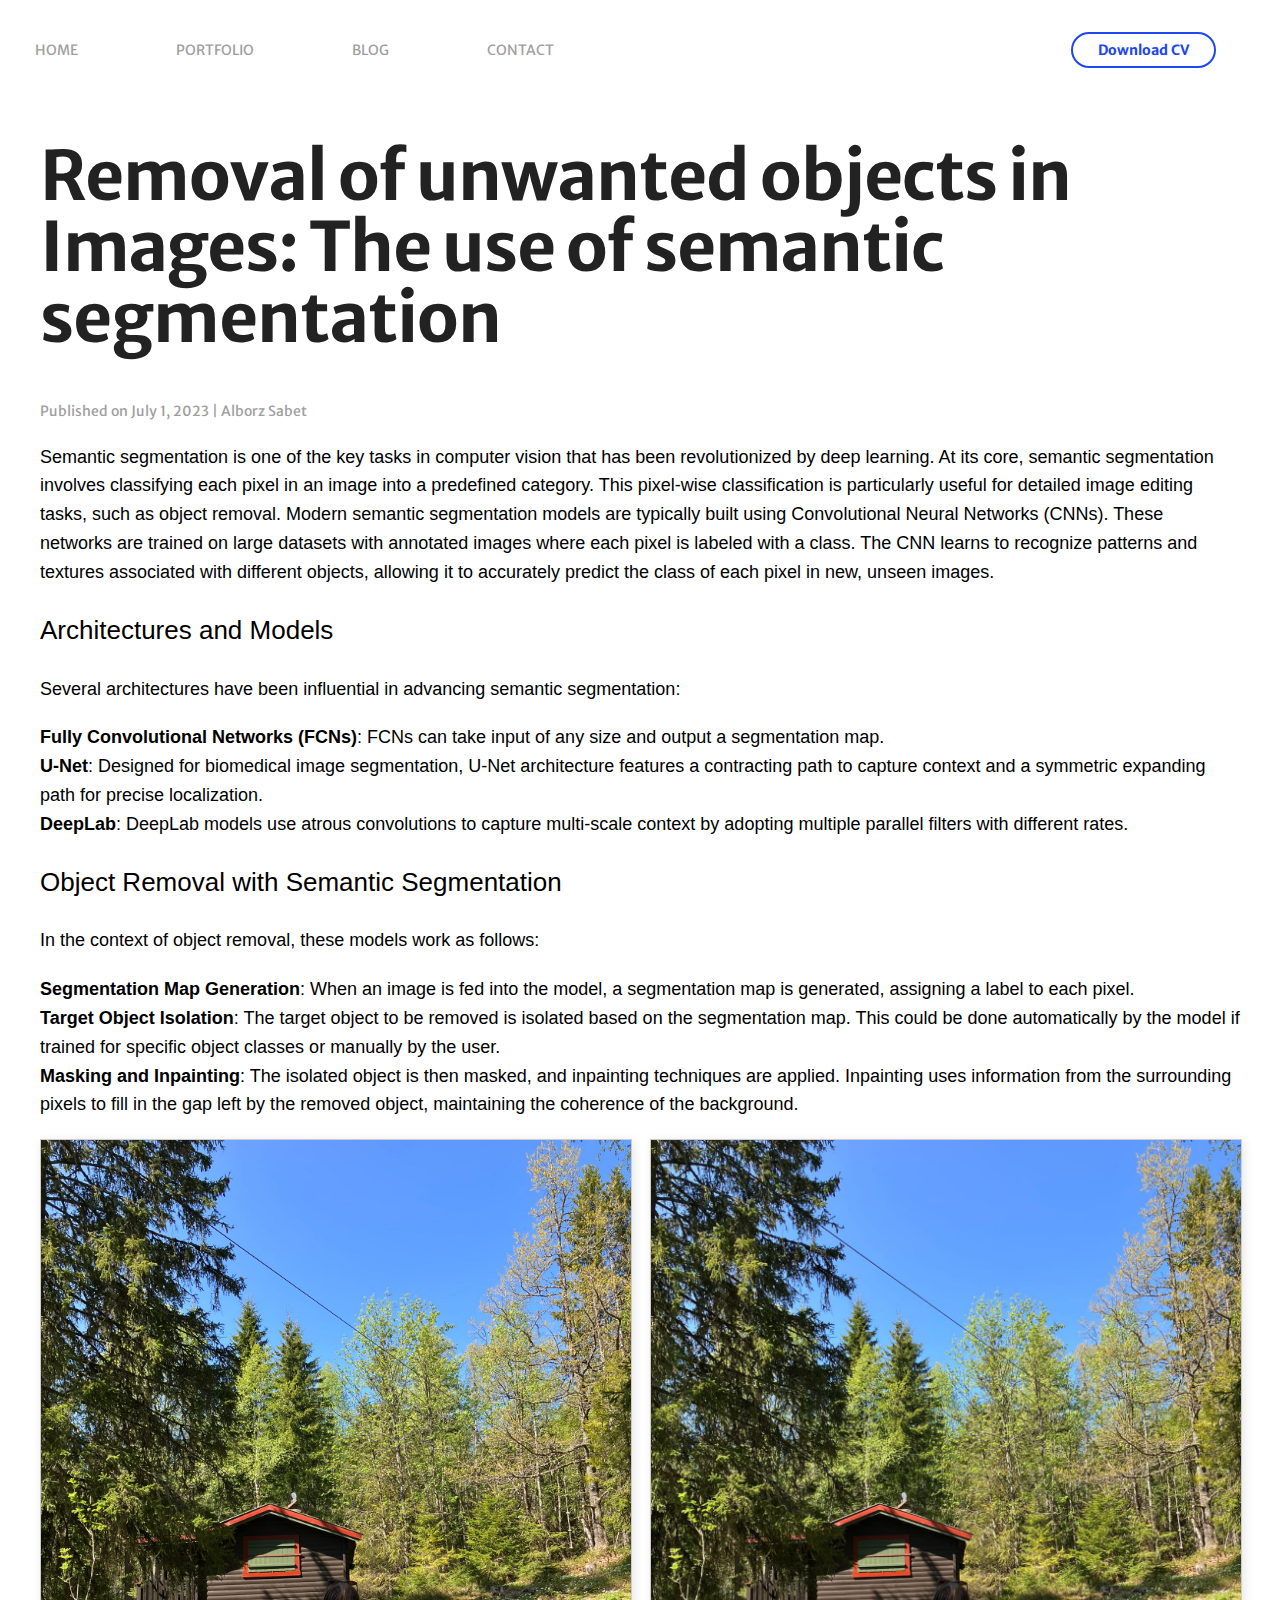
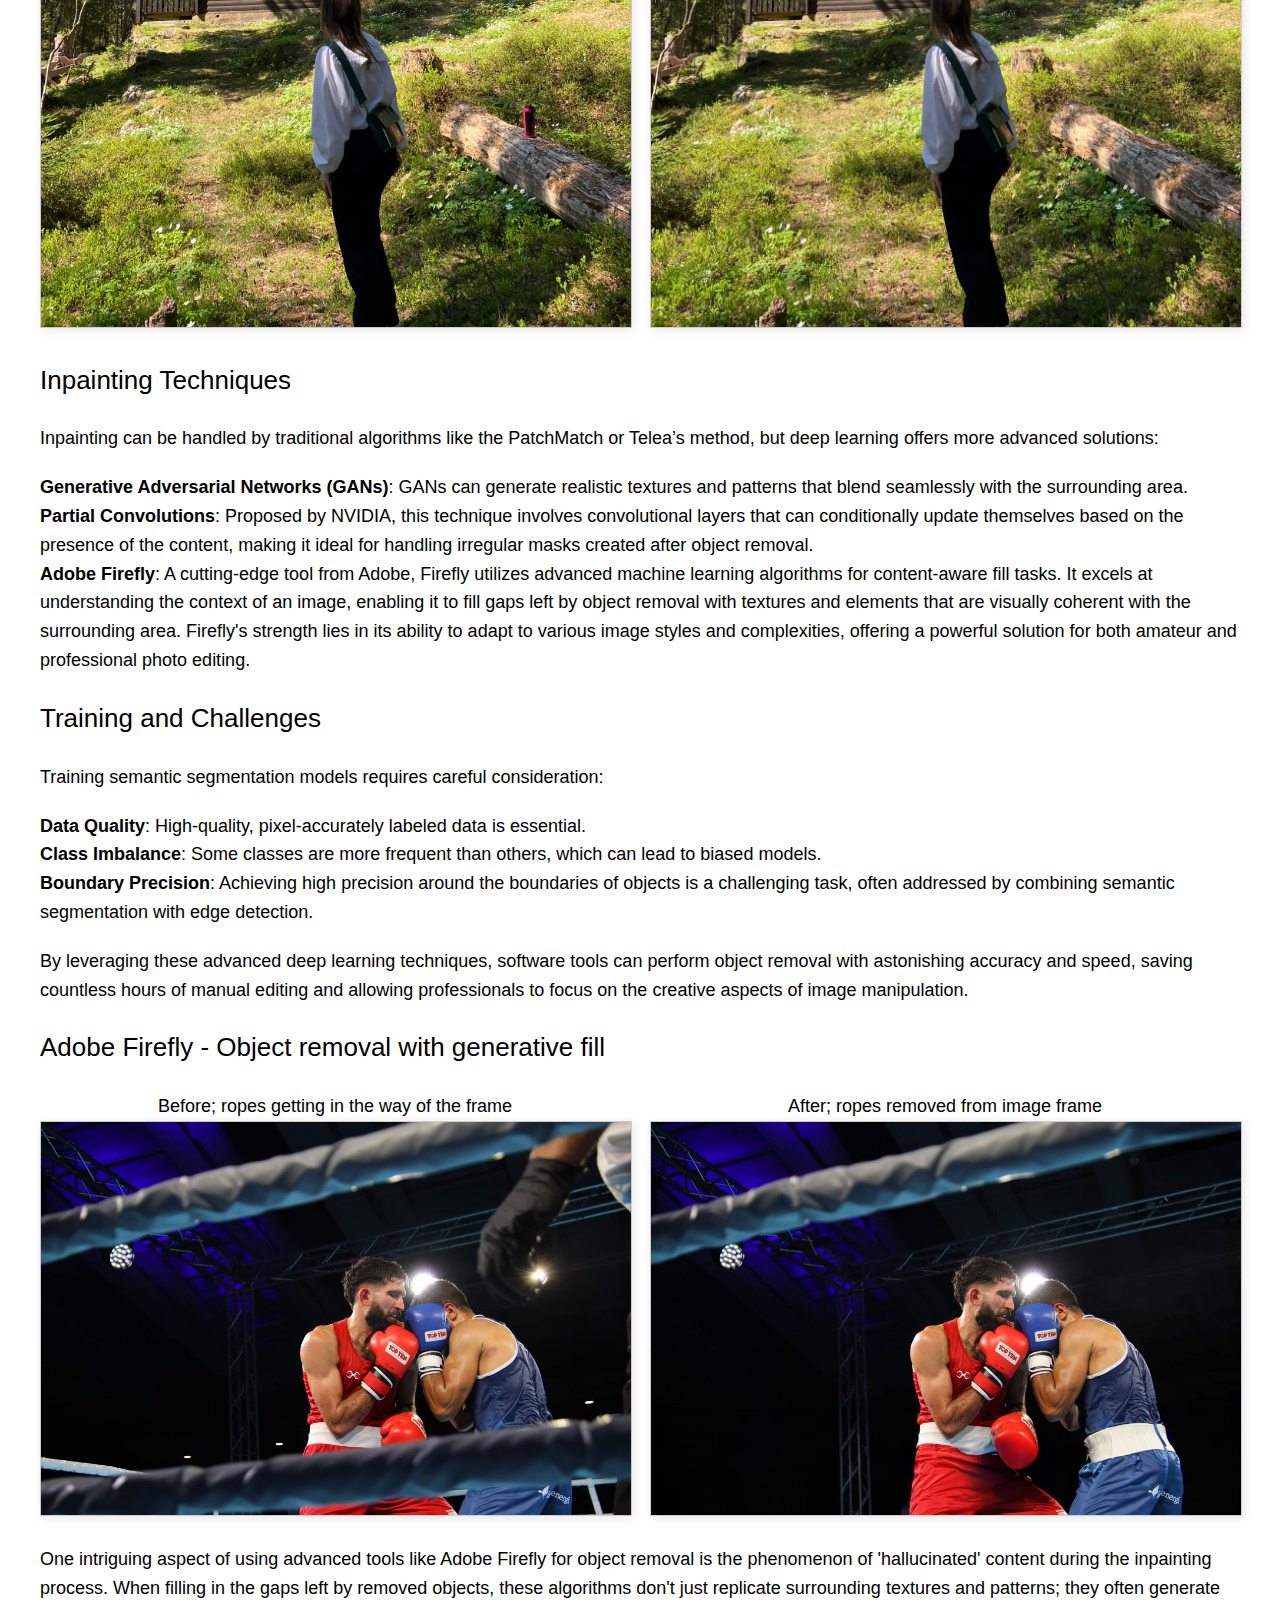
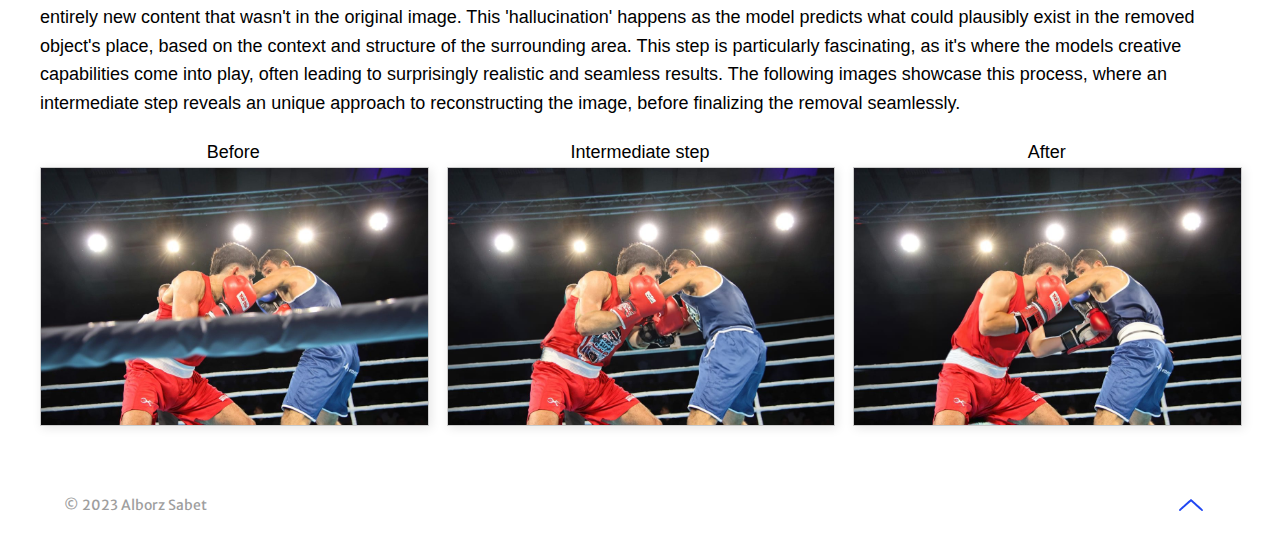
<file: blog-1.html>
<!DOCTYPE html>
<html lang="en">
<head>

<!-- Google tag (gtag.js) -->
<script async src="https://www.googletagmanager.com/gtag/js?id=G-RVMLRR4FXJ"></script>
<script>
  window.dataLayer = window.dataLayer || [];
  function gtag(){dataLayer.push(arguments);}
  gtag('js', new Date());

  gtag('config', 'G-RVMLRR4FXJ');
</script>

  <meta charset="utf-8">
  <meta name="viewport" content="width=device-width, initial-scale=1">
  <meta http-equiv="X-UA-Compatible" content="IE=edge">
  
  <!-- Update the title to be more descriptive and include relevant keywords -->
  <title>Alborz Sabet AI Engineer| Professional Portfolio</title>
  
  <!-- Updated meta description that accurately describes the page content -->
  <meta name="description" content="Showcase of Alborz's professional portfolio, featuring innovative projects and blog">

  <!-- Meta keywords are less relevant for SEO, but no harm in keeping them if they accurately represent the content -->
  <meta name="keywords" content="professional portfolio">

  <!-- Update the author meta tag if you are the main content creator -->
  <meta name="author" content="Alborz Sabet">

  <!-- Link to the main CSS file -->
  <link rel="stylesheet" href="assets/css/main.css">

  <!-- Add a favicon for your site -->
  <link rel="icon" type="image/png" href="assets/img/logo.png"/>

  <!-- Open Graph tags for social media sharing -->
  <meta property="og:title" content="Alborz Sabet AI Engineer | Professional Portfolio" />
  <meta property="og:description" content="Showcase of Alborz Sabet's professional portfolio. Discover unique projects and skills in AI development." />
  <meta property="og:image" content="assets/img/logo.png" />
  <meta property="og:url" content="https://alborzsabet.com/" />
  <meta property="og:type" content="website" />

</head>
<body>

	<!-- SECTION: Splashscreen -->
	<div class="splashscreen">
		<div class="preloader">
			<span class="preloader__text">Loading</span>
		</div>
	</div>
	<!-- END SECTION: Splashscreen -->
	<!-- SECTION: Navigation -->
	<div id="top" class="navigation">
		<div class="navigation__wrapper wrapper--large">
 			<a class="navigation__logo logo" href="index.html">
				<img src="assets/img/new.png" alt="Logo" class="logo-img"> </a>			<nav class="navigation__container">
				<ul class="navigation__list">
					<li><a href="index.html">Home</a></li>
					<li><a href="index.html#work">Portfolio</a></li>
					<li><a href="index.html#blog">Blog</a></li>
					<li><a href="index.html#contact">Contact</a></li>
					<li class="navigation__cv"><a href="CV.pdf" download="CV_Alborz_Sabet.pdf">Download CV</a></li>

				</ul>
			</nav>
			<a class="navigation__cta button" href="CV.pdf" download="CV_Alborz_Sabet.pdf">Download CV</a>
			<div class="navigation__burger">
				<span class="navigation__burger-el navigation__burger-el--top"></span>
				<span class="navigation__burger-el navigation__burger-el--middle"></span>
				<span class="navigation__burger-el navigation__burger-el--bottom"></span>
			</div>
		</div>
	</div>
	<!-- END SECTION: Navigation -->
	
	<main role="main">

		<section id="blog-details" class="blog-section" style="padding-top: 95px; margin-left: auto; margin-right: auto; max-width: 1200px;">
			<div class="container">
		
					<header class="blog-header">
					<h1>Removal of unwanted objects in Images: The use of semantic segmentation</h1>
					<div class="post-details">
						<span class="date">Published on July 1, 2023</span> |
						<span class="author"> Alborz Sabet</span>
					</div>
					</header>
				
					<section class="blog-content">
					<article class="post">

						<p></p>
						<p>Semantic segmentation is one of the key tasks in computer vision that has been revolutionized by deep learning. At its core, semantic segmentation involves classifying each pixel in an image into a predefined category. This pixel-wise classification is particularly useful for detailed image editing tasks, such as object removal.						
						Modern semantic segmentation models are typically built using Convolutional Neural Networks (CNNs). These networks are trained on large datasets with annotated images where each pixel is labeled with a class. The CNN learns to recognize patterns and textures associated with different objects, allowing it to accurately predict the class of each pixel in new, unseen images.</p>
						
						<h3>Architectures and Models</h3>
						
						<p>Several architectures have been influential in advancing semantic segmentation:</p>
						
						<ul>
						<li><strong>Fully Convolutional Networks (FCNs)</strong>: FCNs can take input of any size and output a segmentation map.</li>
						<li><strong>U-Net</strong>: Designed for biomedical image segmentation, U-Net architecture features a contracting path to capture context and a symmetric expanding path for precise localization.</li>
						<li><strong>DeepLab</strong>: DeepLab models use atrous convolutions to capture multi-scale context by adopting multiple parallel filters with different rates.</li>
						</ul>
						
						<h3>Object Removal with Semantic Segmentation</h3>
						
						<p>In the context of object removal, these models work as follows:</p>
						
						<ol>
						<li><strong>Segmentation Map Generation</strong>: When an image is fed into the model, a segmentation map is generated, assigning a label to each pixel.</li>
						<li><strong>Target Object Isolation</strong>: The target object to be removed is isolated based on the segmentation map. This could be done automatically by the model if trained for specific object classes or manually by the user.</li>
						<li><strong>Masking and Inpainting</strong>: The isolated object is then masked, and inpainting techniques are applied. Inpainting uses information from the surrounding pixels to fill in the gap left by the removed object, maintaining the coherence of the background.</li>
						</ol>


					<p></p>

						<section class="image-comparison">
							<div class="comparison-container">
							  <div class="comparison-image">
								<img src="assets/img/blog-images/blog-post-2.jpg" alt="Image before AI removal">
							  </div>
							  <div class="comparison-image">
								<img src="assets/img/blog-images/blog-post-1.jpg" alt="Image after AI removal">
							  </div>
							</div>
						  </section>
	
						
						<h3>Inpainting Techniques</h3>

						<p>Inpainting can be handled by traditional algorithms like the PatchMatch or Telea’s method, but deep learning offers more advanced solutions:</p>
						
						<ol>
						<li><strong>Generative Adversarial Networks (GANs)</strong>: GANs can generate realistic textures and patterns that blend seamlessly with the surrounding area.</li>
						<li><strong>Partial Convolutions</strong>: Proposed by NVIDIA, this technique involves convolutional layers that can conditionally update themselves based on the presence of the content, making it ideal for handling irregular masks created after object removal.</li>
						<li><strong>Adobe Firefly</strong>: A cutting-edge tool from Adobe, Firefly utilizes advanced machine learning algorithms for content-aware fill tasks. It excels at understanding the context of an image, enabling it to fill gaps left by object removal with textures and elements that are visually coherent with the surrounding area. Firefly's strength lies in its ability to adapt to various image styles and complexities, offering a powerful solution for both amateur and professional photo editing.</li>
						</ol>
						
						<h3>Training and Challenges</h3>
						
						<p>Training semantic segmentation models requires careful consideration:</p>
						
						<ul>
						<li><strong>Data Quality</strong>: High-quality, pixel-accurately labeled data is essential.</li>
						<li><strong>Class Imbalance</strong>: Some classes are more frequent than others, which can lead to biased models.</li>
						<li><strong>Boundary Precision</strong>: Achieving high precision around the boundaries of objects is a challenging task, often addressed by combining semantic segmentation with edge detection.</li>
						</ul>
						
						<p></p>
						<p>By leveraging these advanced deep learning techniques, software tools can perform object removal with astonishing accuracy and speed, saving countless hours of manual editing and allowing professionals to focus on the creative aspects of image manipulation.</p>
						
					</article>


					<section class="image-comparison">
						<h3>Adobe Firefly - Object removal with generative fill</h3>
						<div class="comparison-container">
						  <div class="comparison-image">
							Before; ropes getting in the way of the frame
							<img src="assets/img/blog-images/kamp-1-med.jpeg" alt="Image before AI removal">
						  </div>
						  <div class="comparison-image">
							After; ropes removed from image frame
							<img src="assets/img/blog-images/kamp-1-uten.jpg" alt="Image after AI removal">
						  </div>
						</div>
					  </section>

					  <p></p>
					  <section class="image-content">
						<p>One intriguing aspect of using advanced tools like Adobe Firefly for object removal is the phenomenon of 'hallucinated' content during the inpainting process. When filling in the gaps left by removed objects, these algorithms don't just replicate surrounding textures and patterns; they often generate entirely new content that wasn't in the original image. This 'hallucination' happens as the model predicts what could plausibly exist in the removed object's place, based on the context and structure of the surrounding area. This step is particularly fascinating, as it's where the models creative capabilities come into play, often leading to surprisingly realistic and seamless results. The following images showcase this process, where an intermediate step reveals an unique approach to reconstructing the image, before finalizing the removal seamlessly.</p>
					</section>
					

					<section class="image-comparison">
					<div class="comparison-container">
						<div class="comparison-image">
						Before
						<img src="assets/img/blog-images/kamp-2-med.jpeg" alt="Image before AI removal">
						</div>
						<div class="comparison-image">
						Intermediate step
						<img src="assets/img/blog-images/kamp-2-litt.jpeg" alt="Image after AI removal">
						</div>
						<div class="comparison-image">
						After
						<img src="assets/img/blog-images/kamp-2-uten.jpeg" alt="Image after AI removal">
						</div>
					</div>
					</section>

					  
					  
				
				
					<footer class="blog-footer">
					<!-- Footer content goes here -->
					</footer>
	</main>

	<!-- SECTION: Footer -->
	<footer class="footer">
		<div class="footer__wrapper wrapper--large">
			<p class="footer__copyright no-margin">&copy; 2023 Alborz Sabet</p>
			<a class="footer__logo logo" href="#0"> </a>
			<a class="footer__arrow" href="#top">
				<svg class="footer__arrow-el" xmlns="http://www.w3.org/2000/svg" xmlns:xlink="http://www.w3.org/1999/xlink" version="1.1" id="Layer_1" x="0" y="0" viewBox="0 0 130 65" xml:space="preserve" enable-background="new 0 0 130 65"><g transform="translate(0.000000,65.000000) scale(0.100000,-0.100000)"><path d="M315.4 365c-336-305-345-315-290-351 18-12 32-14 45-8 10 5 145 123 300 262l281 253 196-178c108-98 237-215 287-260 50-46 98-83 107-83s27 9 40 19c20 16 22 23 14 46 -12 33-623 585-647 585C638.4 650 489.4 522 315.4 365z"/></g></svg>
			</a>
		</div>
	</footer>
	<!-- END SECTION: Footer -->

	<script src="https://ajax.googleapis.com/ajax/libs/jquery/2.2.4/jquery.min.js"></script>
	<!-- jQuery local fallback -->
	<script>window.jQuery || document.write('<script src="assets/js/vendor/jquery-2.2.4.min.js"><\/script>')</script>
	<script src="assets/js/functions-min.js"></script>

</body>
</html>
</file>
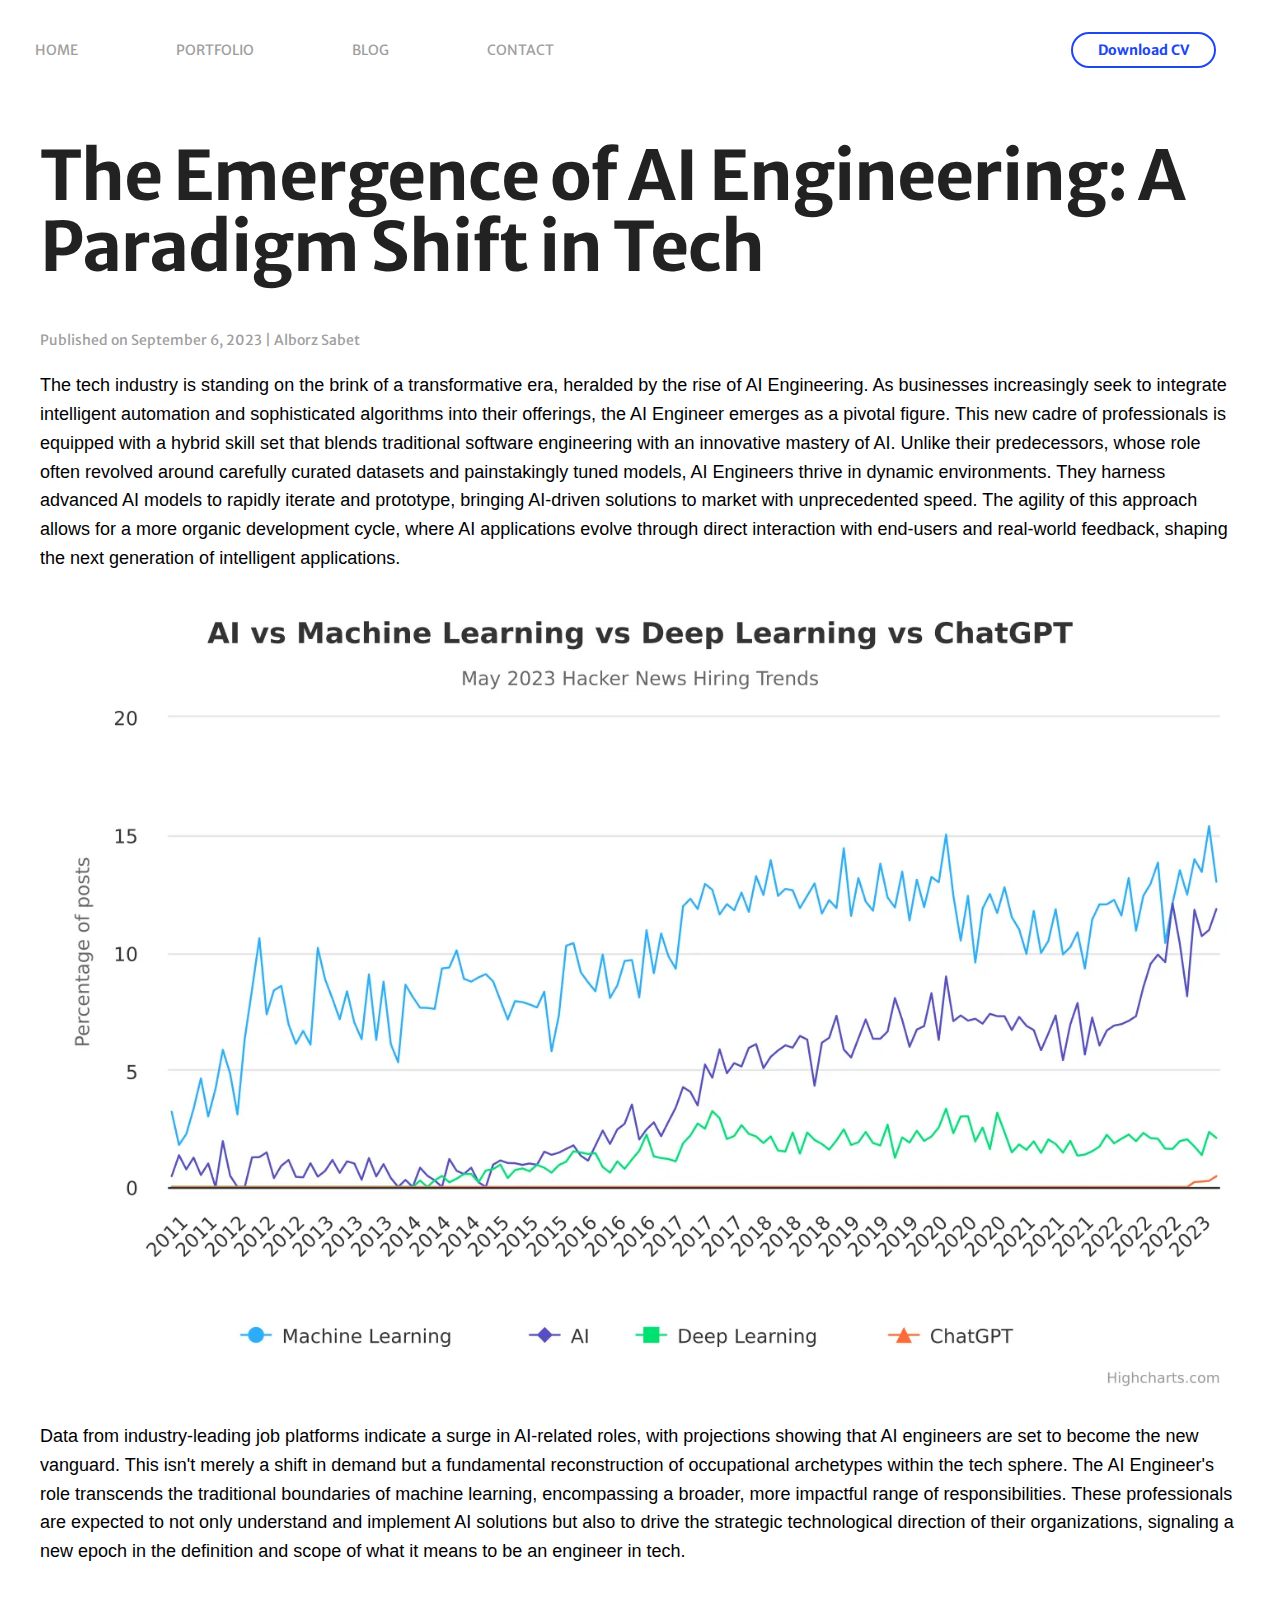
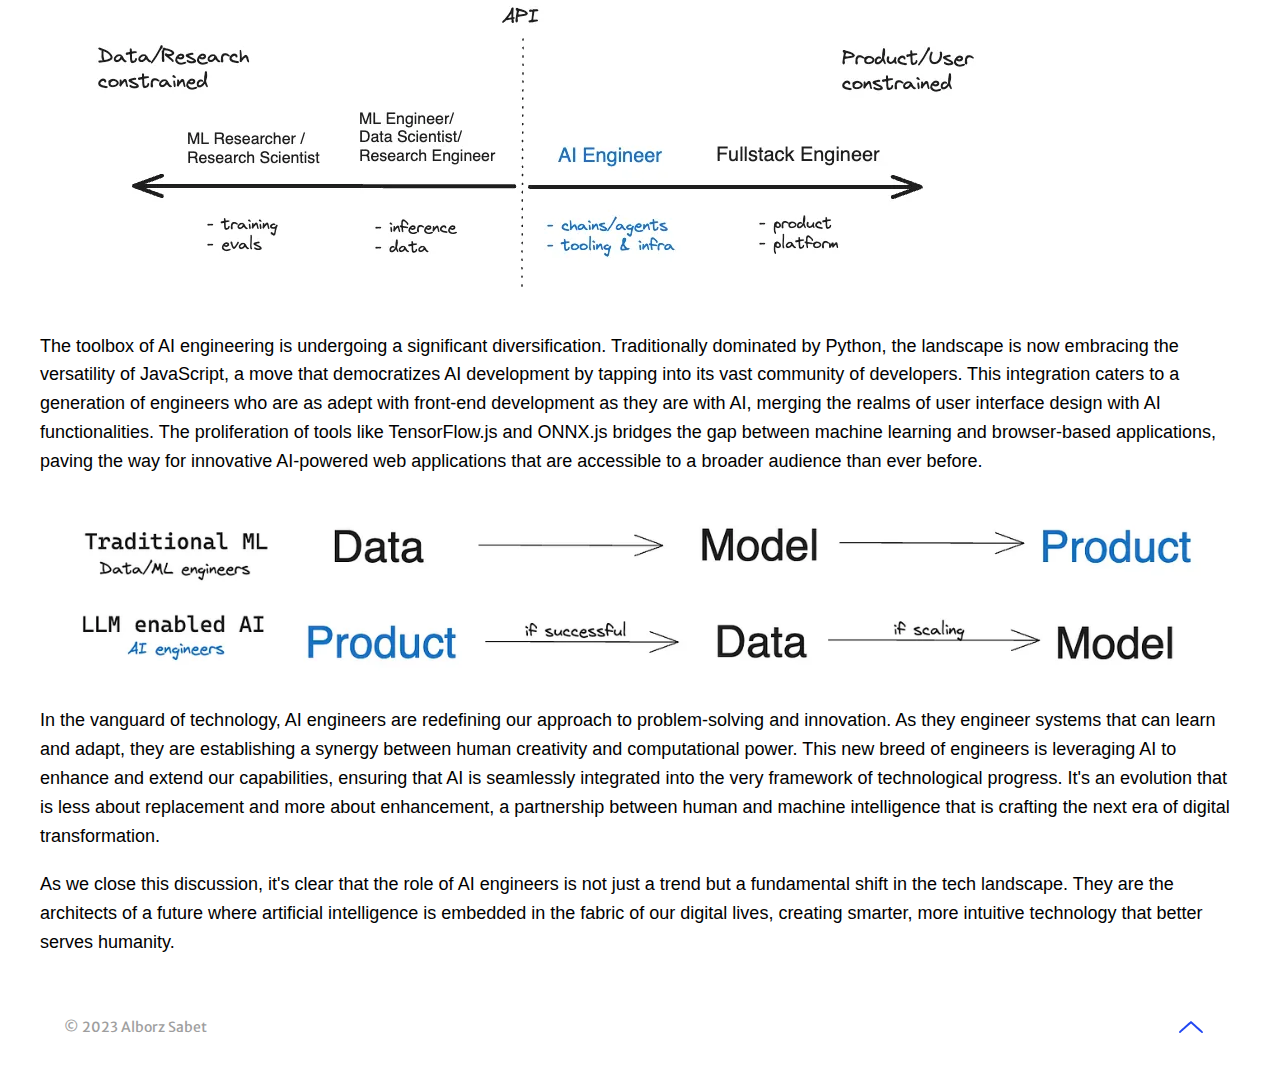
<file: blog-2.html>
<!DOCTYPE html>
<html lang="en">
<head>

	<!-- Google tag (gtag.js) -->
<script async src="https://www.googletagmanager.com/gtag/js?id=G-RVMLRR4FXJ"></script>
<script>
  window.dataLayer = window.dataLayer || [];
  function gtag(){dataLayer.push(arguments);}
  gtag('js', new Date());

  gtag('config', 'G-RVMLRR4FXJ');
</script>

  <meta charset="utf-8">
  <meta name="viewport" content="width=device-width, initial-scale=1">
  <meta http-equiv="X-UA-Compatible" content="IE=edge">
  
  <!-- Update the title to be more descriptive and include relevant keywords -->
  <title>Alborz Sabet AI Engineer| Professional Portfolio</title>
  
  <!-- Updated meta description that accurately describes the page content -->
  <meta name="description" content="Showcase of Alborz's professional portfolio, featuring innovative projects and blog">

  <!-- Meta keywords are less relevant for SEO, but no harm in keeping them if they accurately represent the content -->
  <meta name="keywords" content="professional portfolio">

  <!-- Update the author meta tag if you are the main content creator -->
  <meta name="author" content="Alborz Sabet">

  <!-- Link to the main CSS file -->
  <link rel="stylesheet" href="assets/css/main.css">

  <!-- Add a favicon for your site -->
  <link rel="icon" type="image/png" href="assets/img/logo.png"/>

  <!-- Open Graph tags for social media sharing -->
  <meta property="og:title" content="Alborz Sabet AI Engineer | Professional Portfolio" />
  <meta property="og:description" content="Showcase of Alborz Sabet's professional portfolio. Discover unique projects and skills in AI development." />
  <meta property="og:image" content="assets/img/logo.png" />
  <meta property="og:url" content="https://alborzsabet.com/" />
  <meta property="og:type" content="website" />

</head>
<body>

	<!-- SECTION: Splashscreen -->
	<div class="splashscreen">
		<div class="preloader">
			<span class="preloader__text">Loading</span>
		</div>
	</div>
	<!-- END SECTION: Splashscreen -->
	<!-- SECTION: Navigation -->
	<div id="top" class="navigation">
		<div class="navigation__wrapper wrapper--large">
 			<a class="navigation__logo logo" href="index.html">
				<img src="assets/img/new.png" alt="Logo" class="logo-img"> </a>
						<nav class="navigation__container">
				<ul class="navigation__list">
					<li><a href="index.html">Home</a></li>
					<li><a href="index.html#work">Portfolio</a></li>
					<li><a href="index.html#blog">Blog</a></li>
					<li><a href="index.html#contact">Contact</a></li>
				</ul>
			</nav>
			<a class="navigation__cta button" href="CV.pdf" download="CV_Alborz_Sabet.pdf">Download CV</a>
			<div class="navigation__burger">
				<span class="navigation__burger-el navigation__burger-el--top"></span>
				<span class="navigation__burger-el navigation__burger-el--middle"></span>
				<span class="navigation__burger-el navigation__burger-el--bottom"></span>
			</div>
		</div>
	</div>
	<!-- END SECTION: Navigation -->
	
	<main role="main">
		<section id="blog-details" class="blog-section" style="padding-top: 95px; margin-left: auto; margin-right: auto; max-width: 1200px;">
			<div class="container">
				<header class="blog-header">
					<h1>The Emergence of AI Engineering: A Paradigm Shift in Tech</h1>
					<div class="post-details">
						<span class="date">Published on September 6, 2023</span> |
						<span class="author">Alborz Sabet</span>
					</div>
				</header>
				<section class="blog-content">
					<article class="post">
						<p></p>
						<p>The tech industry is standing on the brink of a transformative era, heralded by the rise of AI Engineering. As businesses increasingly seek to integrate intelligent automation and sophisticated algorithms into their offerings, the AI Engineer emerges as a pivotal figure. This new cadre of professionals is equipped with a hybrid skill set that blends traditional software engineering with an innovative mastery of AI. Unlike their predecessors, whose role often revolved around carefully curated datasets and painstakingly tuned models, AI Engineers thrive in dynamic environments. They harness advanced AI models to rapidly iterate and prototype, bringing AI-driven solutions to market with unprecedented speed. The agility of this approach allows for a more organic development cycle, where AI applications evolve through direct interaction with end-users and real-world feedback, shaping the next generation of intelligent applications.</p>
						<img src="assets/img/swyx-blog/ai_vs_machine_learning.png" alt="Trends in AI and Machine Learning" style="max-width: 100%; height: auto;">
						<p></p>
						<p>Data from industry-leading job platforms indicate a surge in AI-related roles, with projections showing that AI engineers are set to become the new vanguard. This isn't merely a shift in demand but a fundamental reconstruction of occupational archetypes within the tech sphere. The AI Engineer's role transcends the traditional boundaries of machine learning, encompassing a broader, more impactful range of responsibilities. These professionals are expected to not only understand and implement AI solutions but also to drive the strategic technological direction of their organizations, signaling a new epoch in the definition and scope of what it means to be an engineer in tech.</p>						<img src="assets/img/swyx-blog/chart.png" alt="The Spectrum of AI-Related Roles" style="max-width: 100%; height: auto;">
						<p></p>
						<p>The toolbox of AI engineering is undergoing a significant diversification. Traditionally dominated by Python, the landscape is now embracing the versatility of JavaScript, a move that democratizes AI development by tapping into its vast community of developers. This integration caters to a generation of engineers who are as adept with front-end development as they are with AI, merging the realms of user interface design with AI functionalities. The proliferation of tools like TensorFlow.js and ONNX.js bridges the gap between machine learning and browser-based applications, paving the way for innovative AI-powered web applications that are accessible to a broader audience than ever before.</p>
						<img src="assets/img/swyx-blog/ML_vs_LLM.png" alt="Traditional ML vs LLM Enabled AI" style="max-width: 100%; height: auto;">
						<p>In the vanguard of technology, AI engineers are redefining our approach to problem-solving and innovation. As they engineer systems that can learn and adapt, they are establishing a synergy between human creativity and computational power. This new breed of engineers is leveraging AI to enhance and extend our capabilities, ensuring that AI is seamlessly integrated into the very framework of technological progress. It's an evolution that is less about replacement and more about enhancement, a partnership between human and machine intelligence that is crafting the next era of digital transformation.</p>

						<p>As we close this discussion, it's clear that the role of AI engineers is not just a trend but a fundamental shift in the tech landscape. They are the architects of a future where artificial intelligence is embedded in the fabric of our digital lives, creating smarter, more intuitive technology that better serves humanity.</p>
				</section>
				<footer class="blog-footer">
					<!-- Footer content goes here -->
				</footer>
			</div>
		</section>
	</main>
	

	<!-- SECTION: Footer -->
	<footer class="footer">
		<div class="footer__wrapper wrapper--large">
			<p class="footer__copyright no-margin">&copy; 2023 Alborz Sabet</p>
			<a class="footer__logo logo" href="#0"> </a>
			<a class="footer__arrow" href="#top">
				<svg class="footer__arrow-el" xmlns="http://www.w3.org/2000/svg" xmlns:xlink="http://www.w3.org/1999/xlink" version="1.1" id="Layer_1" x="0" y="0" viewBox="0 0 130 65" xml:space="preserve" enable-background="new 0 0 130 65"><g transform="translate(0.000000,65.000000) scale(0.100000,-0.100000)"><path d="M315.4 365c-336-305-345-315-290-351 18-12 32-14 45-8 10 5 145 123 300 262l281 253 196-178c108-98 237-215 287-260 50-46 98-83 107-83s27 9 40 19c20 16 22 23 14 46 -12 33-623 585-647 585C638.4 650 489.4 522 315.4 365z"/></g></svg>
			</a>
		</div>
	</footer>
	<!-- END SECTION: Footer -->

	<script src="https://ajax.googleapis.com/ajax/libs/jquery/2.2.4/jquery.min.js"></script>
	<!-- jQuery local fallback -->
	<script>window.jQuery || document.write('<script src="assets/js/vendor/jquery-2.2.4.min.js"><\/script>')</script>
	<script src="assets/js/functions-min.js"></script>
	<!-- Google Analytics: change UA-XXXXX-X to be your site's ID and uncomment -->
	<!--
	<script>
	(function(b, o, i, l, e, r) {
		b.GoogleAnalyticsObject = l;
		b[l] || (b[l] =
			function() {
				(b[l].q = b[l].q || []).push(arguments)
			});
		b[l].l = +new Date;
		e = o.createElement(i);
		r = o.getElementsByTagName(i)[0];
		e.src = '//www.google-analytics.com/analytics.js';
		r.parentNode.insertBefore(e, r)
	}(window, document, 'script', 'ga'));
	ga('create', 'UA-XXXXX-X', 'auto');
	ga('send', 'pageview');
	</script>
	-->	
</body>
</html>
</file>
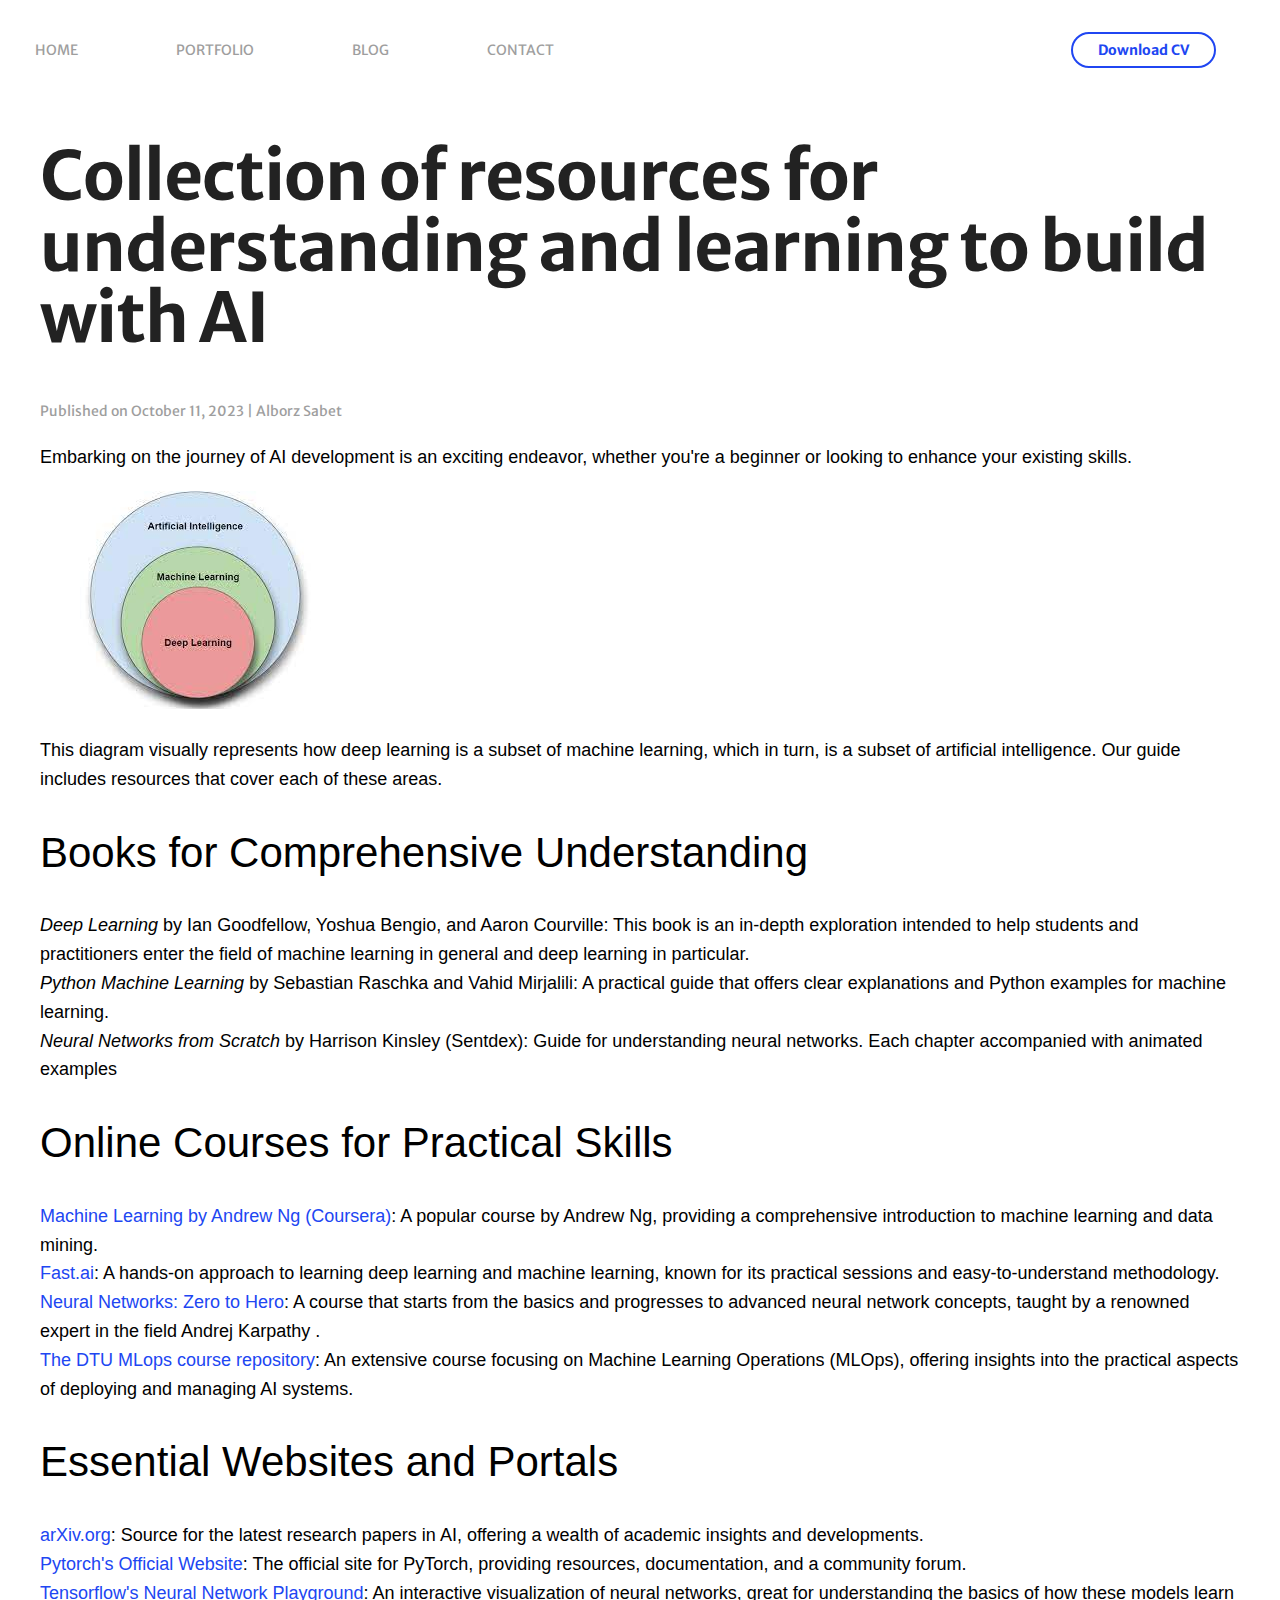
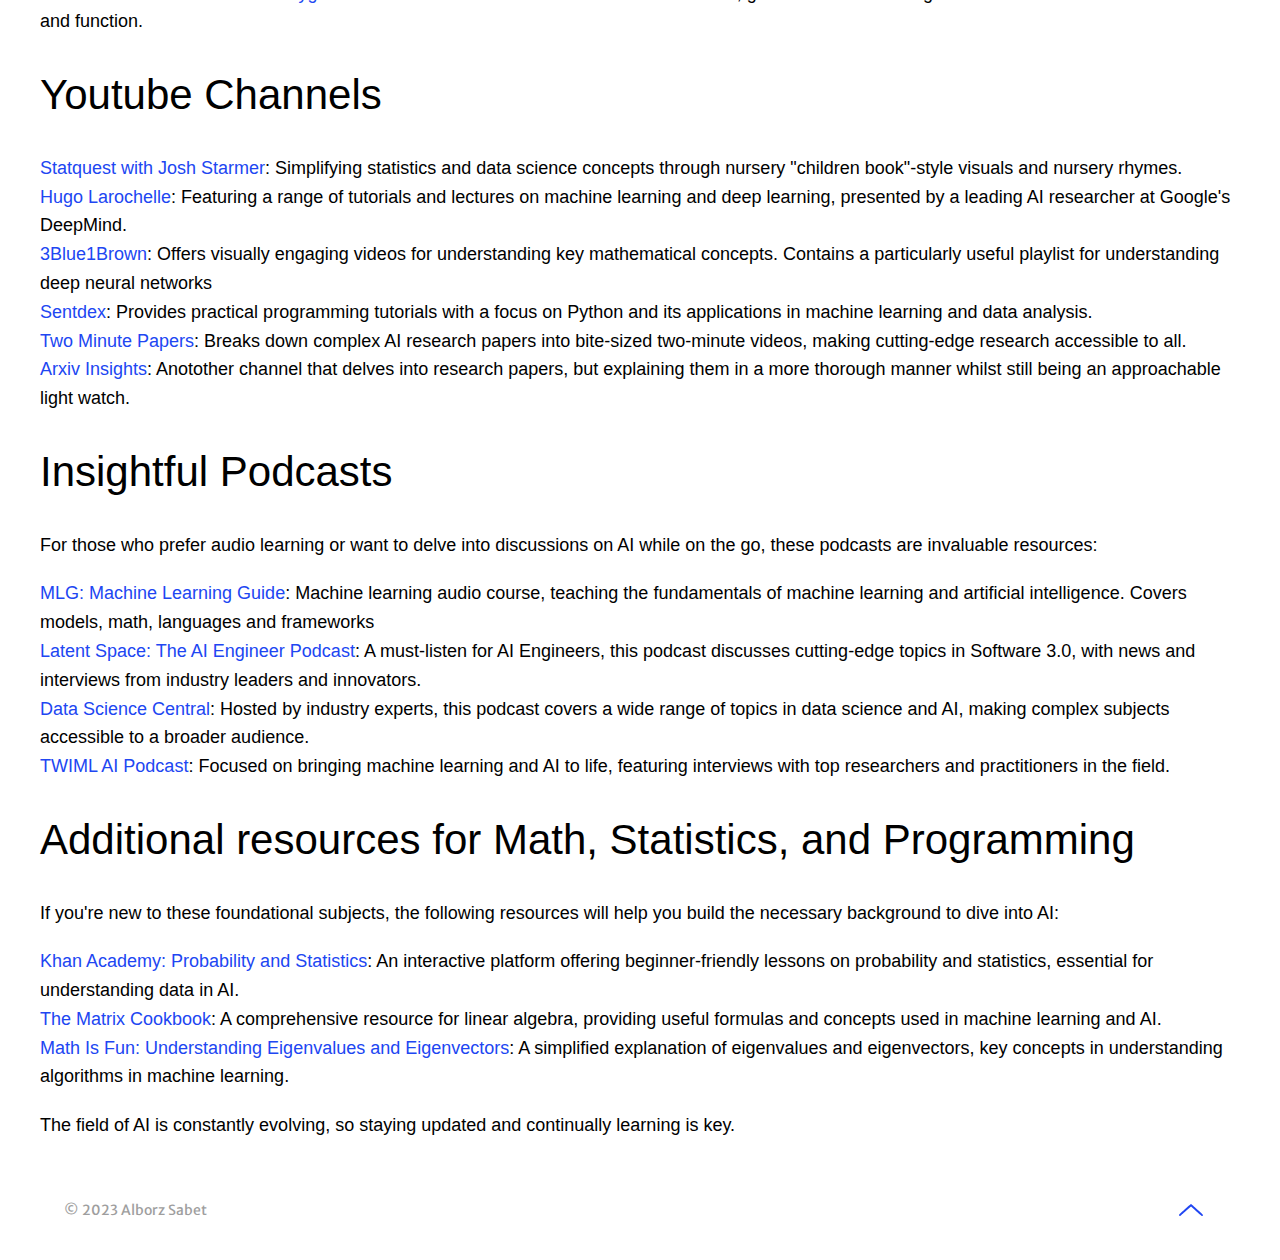
<file: blog-3.html>
<!DOCTYPE html>
<html lang="en">
<head>

	<!-- Google tag (gtag.js) -->
<script async src="https://www.googletagmanager.com/gtag/js?id=G-RVMLRR4FXJ"></script>
<script>
  window.dataLayer = window.dataLayer || [];
  function gtag(){dataLayer.push(arguments);}
  gtag('js', new Date());

  gtag('config', 'G-RVMLRR4FXJ');
</script>

  <meta charset="utf-8">
  <meta name="viewport" content="width=device-width, initial-scale=1">
  <meta http-equiv="X-UA-Compatible" content="IE=edge">
  
  <!-- Update the title to be more descriptive and include relevant keywords -->
  <title>Alborz Sabet AI Engineer| Professional Portfolio</title>
  
  <!-- Updated meta description that accurately describes the page content -->
  <meta name="description" content="Showcase of Alborz's professional portfolio, featuring innovative projects and blog">

  <!-- Meta keywords are less relevant for SEO, but no harm in keeping them if they accurately represent the content -->
  <meta name="keywords" content="professional portfolio">

  <!-- Update the author meta tag if you are the main content creator -->
  <meta name="author" content="Alborz Sabet">

  <!-- Link to the main CSS file -->
  <link rel="stylesheet" href="assets/css/main.css">

  <!-- Add a favicon for your site -->
  <link rel="icon" type="image/png" href="assets/img/logo.png"/>

  <!-- Open Graph tags for social media sharing -->
  <meta property="og:title" content="Alborz Sabet AI Engineer | Professional Portfolio" />
  <meta property="og:description" content="Showcase of Alborz Sabet's professional portfolio. Discover unique projects and skills in AI development." />
  <meta property="og:image" content="assets/img/logo.png" />
  <meta property="og:url" content="https://alborzsabet.com/" />
  <meta property="og:type" content="website" />

</head>
<body>

	<!-- SECTION: Splashscreen -->
	<div class="splashscreen">
		<div class="preloader">
			<span class="preloader__text">Loading</span>
		</div>
	</div>
	<!-- END SECTION: Splashscreen -->
	<!-- SECTION: Navigation -->
	<div id="top" class="navigation">
		<div class="navigation__wrapper wrapper--large">
 			<a class="navigation__logo logo" href="index.html">
				<img src="assets/img/new.png" alt="Logo" class="logo-img"> </a>			<nav class="navigation__container">
				<ul class="navigation__list">
					<li><a href="index.html">Home</a></li>
					<li><a href="index.html#work">Portfolio</a></li>
					<li><a href="index.html#blog">Blog</a></li>
					<li><a href="index.html#contact">Contact</a></li>
					<li class="navigation__cv"><a href="CV.pdf" download="CV_Alborz_Sabet.pdf">Download CV</a></li>

				</ul>
			</nav>
			<a class="navigation__cta button" href="CV.pdf" download="CV_Alborz_Sabet.pdf">Download CV</a>
			<div class="navigation__burger">
				<span class="navigation__burger-el navigation__burger-el--top"></span>
				<span class="navigation__burger-el navigation__burger-el--middle"></span>
				<span class="navigation__burger-el navigation__burger-el--bottom"></span>
			</div>
		</div>
	</div>
	<!-- END SECTION: Navigation -->
	
	<main role="main">
		<section id="blog-details" class="blog-section" style="padding-top: 95px; margin-left: auto; margin-right: auto; max-width: 1200px;">
			<div class="container">
				<header class="blog-header">
					<h1>Collection of resources for understanding and learning to build with AI</h1>
					<div class="post-details">
						<span class="date">Published on October 11, 2023</span> |
						<span class="author">Alborz Sabet</span>
					</div>
				</header>
				<section class="blog-content">
					<article class="post">
						<p></p>
						<p>Embarking on the journey of AI development is an exciting endeavor, whether you're a beginner or looking to enhance your existing skills.</p>
						<figure>


							<img src="assets/img/circles.jpeg" alt="AI, Machine Learning, and Deep Learning Relationship Diagram">
							<figcaption></figcaption>
						</figure>
						<p>This diagram visually represents how deep learning is a subset of machine learning, which in turn, is a subset of artificial intelligence. Our guide includes resources that cover each of these areas.</p>



						
						<h2>Books for Comprehensive Understanding</h2>
						<ul>
							<li><i>Deep Learning</i> by Ian Goodfellow, Yoshua Bengio, and Aaron Courville: This book is an in-depth exploration intended to help students and practitioners enter the field of machine learning in general and deep learning in particular.</li>
							<li><i>Python Machine Learning</i> by Sebastian Raschka and Vahid Mirjalili: A practical guide that offers clear explanations and Python examples for machine learning.</li>
							<li><i>Neural Networks from Scratch</i> by Harrison Kinsley (Sentdex): Guide for understanding neural networks. Each chapter accompanied with animated examples</li>
						</ul>
						<h2>Online Courses for Practical Skills</h2>
						<ul>
							<li><a href="https://www.coursera.org/learn/machine-learning">Machine Learning by Andrew Ng (Coursera)</a>: A popular course by Andrew Ng, providing a comprehensive introduction to machine learning and data mining.</li>
							<li><a href="https://www.fast.ai/">Fast.ai</a>: A hands-on approach to learning deep learning and machine learning, known for its practical sessions and easy-to-understand methodology.</li>
							<li><a href="https://karpathy.ai/">Neural Networks: Zero to Hero</a>: A course that starts from the basics and progresses to advanced neural network concepts, taught by a renowned expert in the field Andrej Karpathy .</li>
							<li><a href="https://skaftenicki.github.io/dtu_mlops/">The DTU MLops course repository</a>: An extensive course focusing on Machine Learning Operations (MLOps), offering insights into the practical aspects of deploying and managing AI systems.</li>
						</ul>
						<h2>Essential Websites and Portals</h2>
						<ul>
							<li><a href="https://arxiv.org/">arXiv.org</a>: Source for the latest research papers in AI, offering a wealth of academic insights and developments.</li>
							<li><a href="https://www.pytorch.com/">Pytorch's Official Website</a>: The official site for PyTorch, providing resources, documentation, and a community forum.</li>
							<li><a href="https://playground.tensorflow.org/">Tensorflow's Neural Network Playground</a>: An interactive visualization of neural networks, great for understanding the basics of how these models learn and function.</li>
						</ul>
						<h2>Youtube Channels</h2>
						<ul>
							<li><a href="https://www.youtube.com/@statquest">Statquest with Josh Starmer</a>: Simplifying statistics and data science concepts through nursery "children book"-style visuals and nursery rhymes.</li>
							<li><a href="https://www.youtube.com/user/hugolarochelle">Hugo Larochelle</a>: Featuring a range of tutorials and lectures on machine learning and deep learning, presented by a leading AI researcher at Google's DeepMind.</li>
							<li><a href="https://www.youtube.com/user/3blue1brown">3Blue1Brown</a>: Offers visually engaging videos for understanding key mathematical concepts. Contains a particularly useful playlist for understanding deep neural networks</li>
							<li><a href="https://www.youtube.com/c/sentdex">Sentdex</a>: Provides practical programming tutorials with a focus on Python and its applications in machine learning and data analysis.</li>
							<li><a href="https://www.youtube.com/user/TwoMinutePapers">Two Minute Papers</a>: Breaks down complex AI research papers into bite-sized two-minute videos, making cutting-edge research accessible to all.</li>
							<li><a href="https://www.youtube.com/c/ArxivInsights">Arxiv Insights</a>: Anotother channel that delves into research papers, but explaining them in a more thorough manner whilst still being an approachable light watch.</li>
						</ul>


						<h2>Insightful Podcasts</h2>
						<p>For those who prefer audio learning or want to delve into discussions on AI while on the go, these podcasts are invaluable resources:</p>
						<ul>


							<li><a href="https://open.spotify.com/show/5M9yZpSyF1jc7uFp2MlhP9">MLG: Machine Learning Guide</a>: Machine learning audio course, teaching the fundamentals of machine learning and artificial intelligence. Covers models, math, languages and frameworks</li>
							<li><a href="https://www.latent.space/podcast">Latent Space: The AI Engineer Podcast</a>: A must-listen for AI Engineers, this podcast discusses cutting-edge topics in Software 3.0, with news and interviews from industry leaders and innovators.</li>
							
							<li><a href="https://www.datasciencecentral.com/">Data Science Central</a>: Hosted by industry experts, this podcast covers a wide range of topics in data science and AI, making complex subjects accessible to a broader audience.</li>
							<li><a href="https://twimlai.com/">TWIML AI Podcast</a>: Focused on bringing machine learning and AI to life, featuring interviews with top researchers and practitioners in the field.</li>
						</ul>

						<h2>Additional resources for Math, Statistics, and Programming</h2>
						<p>If you're new to these foundational subjects, the following resources will help you build the necessary background to dive into AI:</p>
						<ul>
							<li><a href="https://www.khanacademy.org/math/statistics-probability/probability-library">Khan Academy: Probability and Statistics</a>: An interactive platform offering beginner-friendly lessons on probability and statistics, essential for understanding data in AI.</li>
							<li><a href="https://www.math.uwaterloo.ca/~hwolkowi/matrixcookbook.pdf">The Matrix Cookbook</a>: A comprehensive resource for linear algebra, providing useful formulas and concepts used in machine learning and AI.</li>
							<li><a href="https://www.mathsisfun.com/algebra/eigenvalue.html">Math Is Fun: Understanding Eigenvalues and Eigenvectors</a>: A simplified explanation of eigenvalues and eigenvectors, key concepts in understanding algorithms in machine learning.</li>
						</ul>
						


						<p></p>
						<p>The field of AI is constantly evolving, so staying updated and continually learning is key.</p>
					</article>
				</section>
				<footer class="blog-footer">
					<!-- Footer content goes here -->
				</footer>
			</div>
		</section>
	</main>
	
	

	<!-- SECTION: Footer -->
	<footer class="footer">
		<div class="footer__wrapper wrapper--large">
			<p class="footer__copyright no-margin">&copy; 2023 Alborz Sabet</p>
			<a class="footer__logo logo" href="#0"> </a>
			<a class="footer__arrow" href="#top">
				<svg class="footer__arrow-el" xmlns="http://www.w3.org/2000/svg" xmlns:xlink="http://www.w3.org/1999/xlink" version="1.1" id="Layer_1" x="0" y="0" viewBox="0 0 130 65" xml:space="preserve" enable-background="new 0 0 130 65"><g transform="translate(0.000000,65.000000) scale(0.100000,-0.100000)"><path d="M315.4 365c-336-305-345-315-290-351 18-12 32-14 45-8 10 5 145 123 300 262l281 253 196-178c108-98 237-215 287-260 50-46 98-83 107-83s27 9 40 19c20 16 22 23 14 46 -12 33-623 585-647 585C638.4 650 489.4 522 315.4 365z"/></g></svg>
			</a>
		</div>
	</footer>
	<!-- END SECTION: Footer -->

	<script src="https://ajax.googleapis.com/ajax/libs/jquery/2.2.4/jquery.min.js"></script>
	<!-- jQuery local fallback -->
	<script>window.jQuery || document.write('<script src="assets/js/vendor/jquery-2.2.4.min.js"><\/script>')</script>
	<script src="assets/js/functions-min.js"></script>
	<!-- Google Analytics: change UA-XXXXX-X to be your site's ID and uncomment -->
	<!--
	<script>
	(function(b, o, i, l, e, r) {
		b.GoogleAnalyticsObject = l;
		b[l] || (b[l] =
			function() {
				(b[l].q = b[l].q || []).push(arguments)
			});
		b[l].l = +new Date;
		e = o.createElement(i);
		r = o.getElementsByTagName(i)[0];
		e.src = '//www.google-analytics.com/analytics.js';
		r.parentNode.insertBefore(e, r)
	}(window, document, 'script', 'ga'));
	ga('create', 'UA-XXXXX-X', 'auto');
	ga('send', 'pageview');
	</script>
	-->	
</body>
</html>
</file>
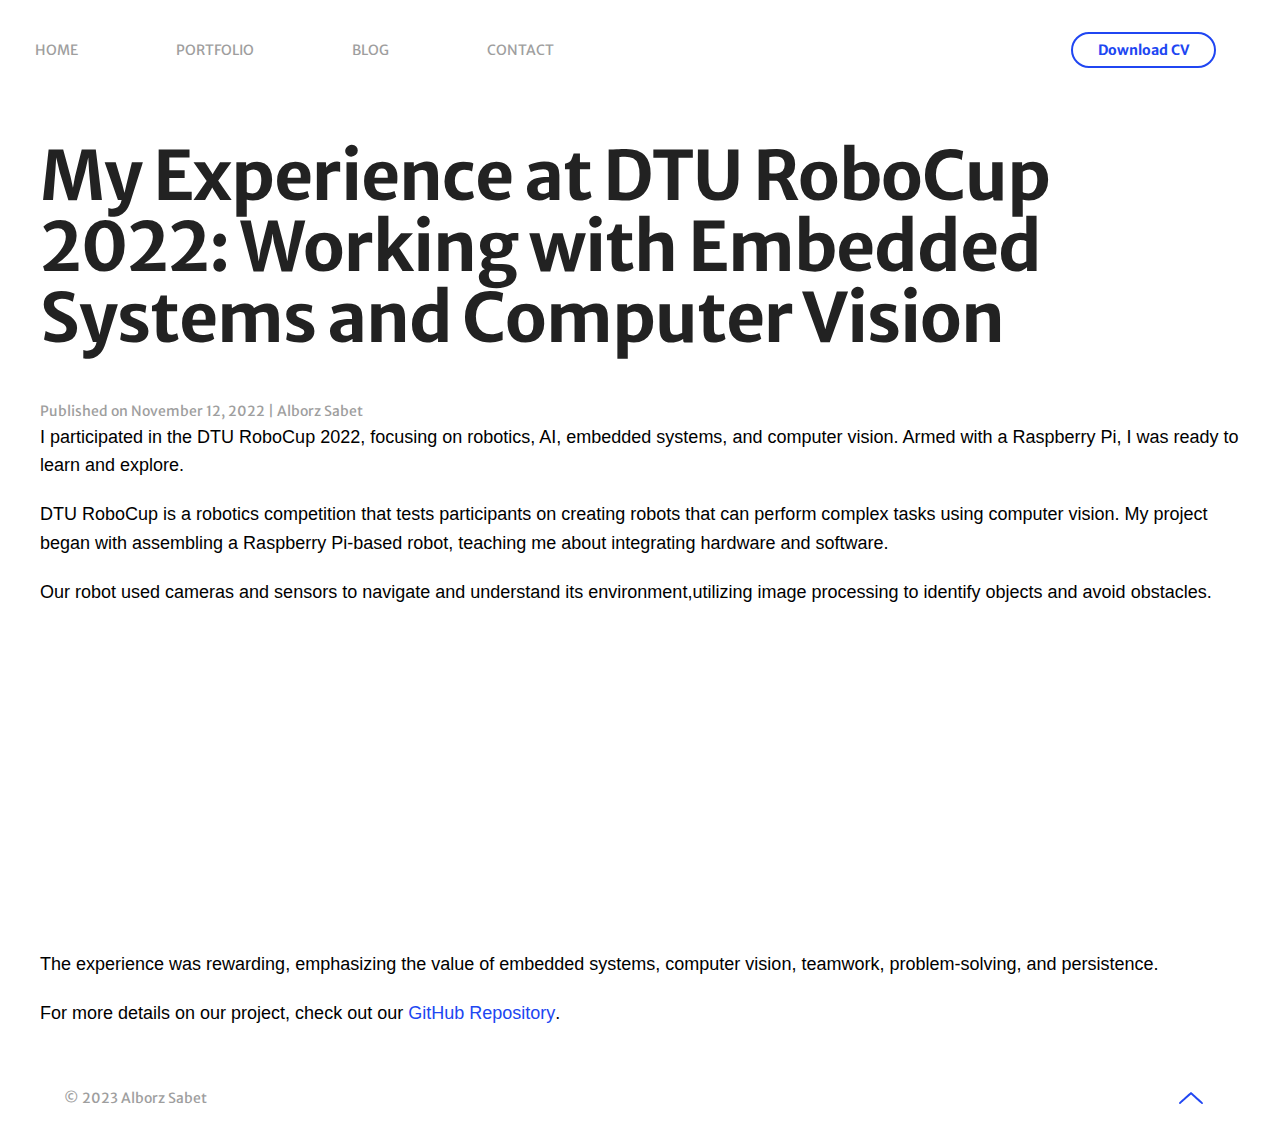
<file: blog-4.html>
<!DOCTYPE html>
<html lang="en">
<head>

	<!-- Google tag (gtag.js) -->
<script async src="https://www.googletagmanager.com/gtag/js?id=G-RVMLRR4FXJ"></script>
<script>
  window.dataLayer = window.dataLayer || [];
  function gtag(){dataLayer.push(arguments);}
  gtag('js', new Date());

  gtag('config', 'G-RVMLRR4FXJ');
</script>

  <meta charset="utf-8">
  <meta name="viewport" content="width=device-width, initial-scale=1">
  <meta http-equiv="X-UA-Compatible" content="IE=edge">
  
  <!-- Update the title to be more descriptive and include relevant keywords -->
  <title>Alborz Sabet AI Engineer| Professional Portfolio</title>
  
  <!-- Updated meta description that accurately describes the page content -->
  <meta name="description" content="Showcase of Alborz's professional portfolio, featuring innovative projects and blog">

  <!-- Meta keywords are less relevant for SEO, but no harm in keeping them if they accurately represent the content -->
  <meta name="keywords" content="professional portfolio">

  <!-- Update the author meta tag if you are the main content creator -->
  <meta name="author" content="Alborz Sabet">

  <!-- Link to the main CSS file -->
  <link rel="stylesheet" href="assets/css/main.css">

  <!-- Add a favicon for your site -->
  <link rel="icon" type="image/png" href="assets/img/logo.png"/>

  <!-- Open Graph tags for social media sharing -->
  <meta property="og:title" content="Alborz Sabet AI Engineer | Professional Portfolio" />
  <meta property="og:description" content="Showcase of Alborz Sabet's professional portfolio. Discover unique projects and skills in AI development." />
  <meta property="og:image" content="assets/img/logo.png" />
  <meta property="og:url" content="https://alborzsabet.com/" />
  <meta property="og:type" content="website" />

</head>
<body>

	<!-- SECTION: Splashscreen -->
	<div class="splashscreen">
		<div class="preloader">
			<span class="preloader__text">Loading</span>
		</div>
	</div>
	<!-- END SECTION: Splashscreen -->
	<!-- SECTION: Navigation -->
	<div id="top" class="navigation">
		<div class="navigation__wrapper wrapper--large">
 			<a class="navigation__logo logo" href="index.html">
				<img src="assets/img/new.png" alt="Logo" class="logo-img"> </a>			<nav class="navigation__container">
				<ul class="navigation__list">
					<li><a href="index.html">Home</a></li>
					<li><a href="index.html#work">Portfolio</a></li>
					<li><a href="index.html#blog">Blog</a></li>
					<li><a href="index.html#contact">Contact</a></li>
					<li class="navigation__cv"><a href="CV.pdf" download="CV_Alborz_Sabet.pdf">Download CV</a></li>

				</ul>
			</nav>
			<a class="navigation__cta button" href="CV.pdf" download="CV_Alborz_Sabet.pdf">Download CV</a>
			<div class="navigation__burger">
				<span class="navigation__burger-el navigation__burger-el--top"></span>
				<span class="navigation__burger-el navigation__burger-el--middle"></span>
				<span class="navigation__burger-el navigation__burger-el--bottom"></span>
			</div>
		</div>
	</div>
	<!-- END SECTION: Navigation -->
	<main role="main">
		<section id="blog-details" class="blog-section" style="padding-top: 95px; margin-left: auto; margin-right: auto; max-width: 1200px;">
			<div class="container">
				<header class="blog-header">
					<h1>My Experience at DTU RoboCup 2022: Working with Embedded Systems and Computer Vision</h1>
					<div class="post-details">
						<span class="date">Published on November 12, 2022</span> |
						<span class="author">Alborz Sabet</span>
					</div>
				</header>
				<section class="blog-content">
					<article class="post">

						
						<p>I participated in the DTU RoboCup 2022, focusing on robotics, AI, embedded systems, and computer vision. Armed with a Raspberry Pi, I was ready to learn and explore.</p>
						<p>DTU RoboCup is a robotics competition that tests participants on creating robots that can perform complex tasks using computer vision. My project began with assembling a Raspberry Pi-based robot, teaching me about integrating hardware and software.</p>
						<p>Our robot used cameras and sensors to navigate and understand its environment,utilizing image processing to identify objects and avoid obstacles.</p>
						<iframe width="560" height="315" src="https://www.youtube.com/embed/DNROcjElOpI" frameborder="0" allowfullscreen></iframe>
						<p>The experience was rewarding, emphasizing the value of embedded systems, computer vision, teamwork, problem-solving, and persistence.</p>
						<p>For more details on our project, check out our <a href="https://github.com/hcglhcgl/Cleo" target="_blank">GitHub Repository</a>.</p>
					</article>
				</section>
				<footer class="blog-footer">
					<!-- Footer content goes here -->
				</footer>
			</div>
		</section>
	</main>
	
	

	

	<!-- SECTION: Footer -->
	<footer class="footer">
		<div class="footer__wrapper wrapper--large">
			<p class="footer__copyright no-margin">&copy; 2023 Alborz Sabet</p>
			<a class="footer__logo logo" href="#0"> </a>
			<a class="footer__arrow" href="#top">
				<svg class="footer__arrow-el" xmlns="http://www.w3.org/2000/svg" xmlns:xlink="http://www.w3.org/1999/xlink" version="1.1" id="Layer_1" x="0" y="0" viewBox="0 0 130 65" xml:space="preserve" enable-background="new 0 0 130 65"><g transform="translate(0.000000,65.000000) scale(0.100000,-0.100000)"><path d="M315.4 365c-336-305-345-315-290-351 18-12 32-14 45-8 10 5 145 123 300 262l281 253 196-178c108-98 237-215 287-260 50-46 98-83 107-83s27 9 40 19c20 16 22 23 14 46 -12 33-623 585-647 585C638.4 650 489.4 522 315.4 365z"/></g></svg>
			</a>
		</div>
	</footer>
	<!-- END SECTION: Footer -->

	<script src="https://ajax.googleapis.com/ajax/libs/jquery/2.2.4/jquery.min.js"></script>
	<!-- jQuery local fallback -->
	<script>window.jQuery || document.write('<script src="assets/js/vendor/jquery-2.2.4.min.js"><\/script>')</script>
	<script src="assets/js/functions-min.js"></script>
	<!-- Google Analytics: change UA-XXXXX-X to be your site's ID and uncomment -->
	<!--
	<script>
	(function(b, o, i, l, e, r) {
		b.GoogleAnalyticsObject = l;
		b[l] || (b[l] =
			function() {
				(b[l].q = b[l].q || []).push(arguments)
			});
		b[l].l = +new Date;
		e = o.createElement(i);
		r = o.getElementsByTagName(i)[0];
		e.src = '//www.google-analytics.com/analytics.js';
		r.parentNode.insertBefore(e, r)
	}(window, document, 'script', 'ga'));
	ga('create', 'UA-XXXXX-X', 'auto');
	ga('send', 'pageview');
	</script>
	-->	
</body>
</html>
</file>
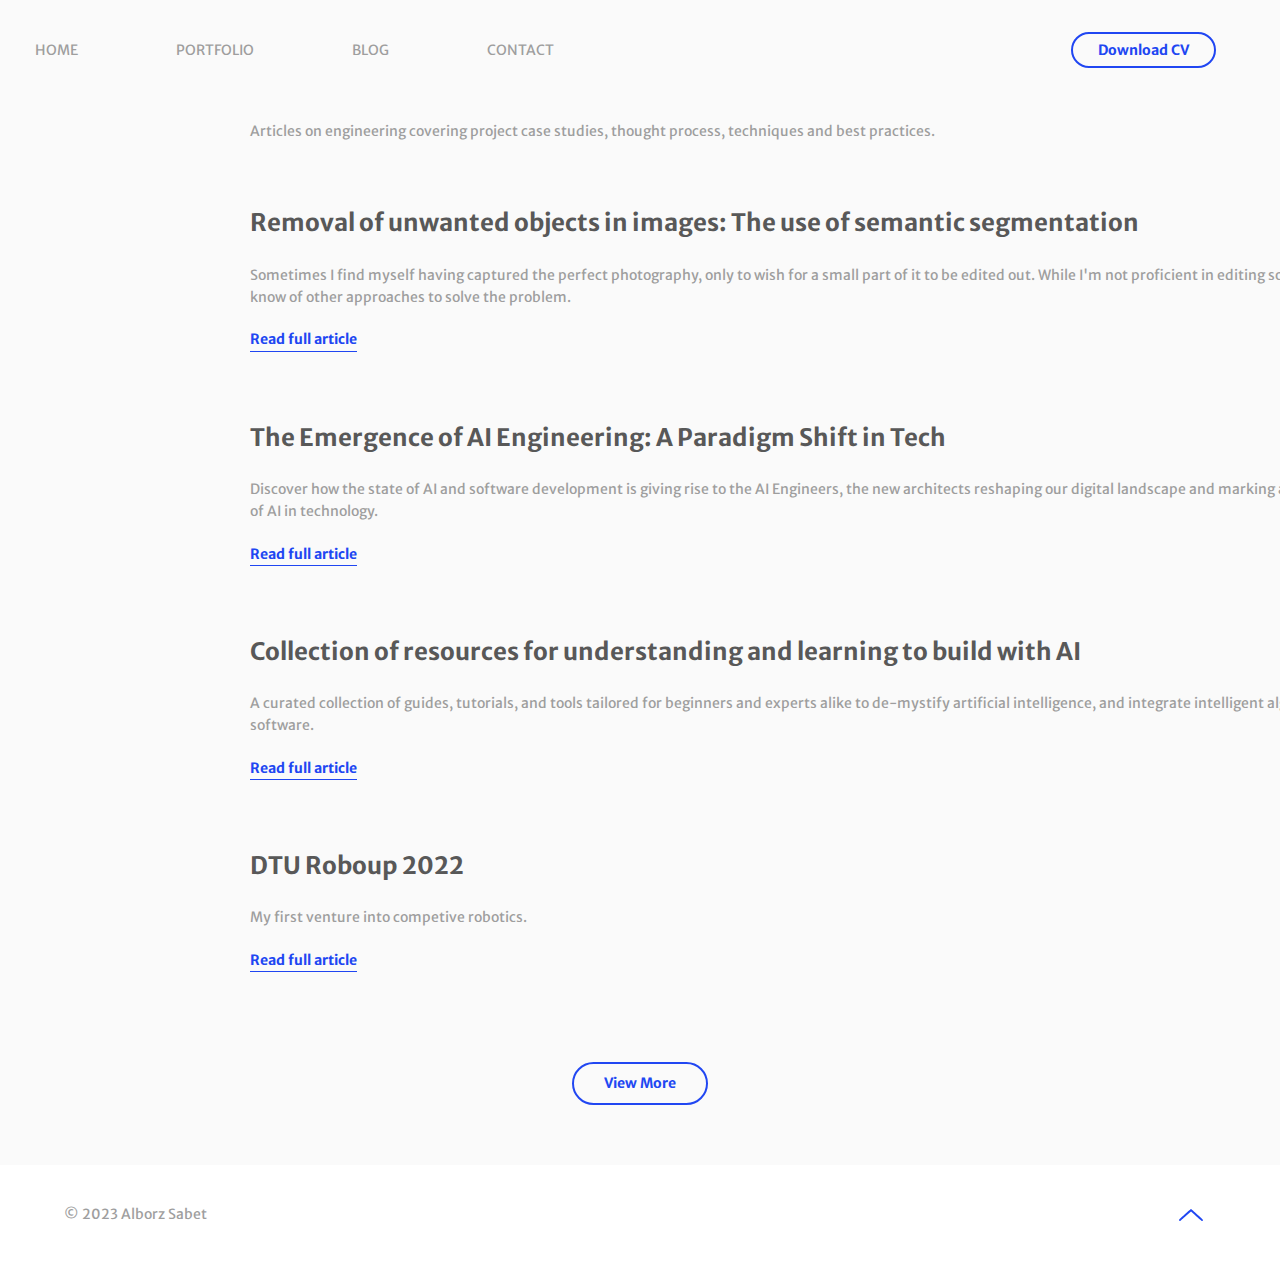
<file: blog-list.html>
<!DOCTYPE html>
<html lang="en">
<head>
  <title>Personal</title>
  <meta charset="utf-8">
  <meta name="viewport" content="width=device-width, initial-scale=1">
  <meta http-equiv="X-UA-Compatible" content="IE=edge">
  <meta name="description" content="Free HTML5 Template plus Photoshop design">
  <meta name="keywords" content="free html template, portfolio, html5, sass, jquery">
  <meta name="author" content="Bucky Maler">
  <link rel="stylesheet" href="assets/css/main.css">
</head>
<body>

	<!-- SECTION: Splashscreen -->
	<div class="splashscreen">
		<div class="preloader">
			<span class="preloader__text">Loading</span>
		</div>
	</div>
	<!-- END SECTION: Splashscreen -->
	<!-- SECTION: Navigation -->
	<div id="top" class="navigation">
		<div class="navigation__wrapper wrapper--large">
 			<a class="navigation__logo logo" href="index.html">
				<img src="assets/img/new.png" alt="Logo" class="logo-img"> </a>			
					<nav class="navigation__container">
				<ul class="navigation__list">
					<li><a href="index.html">Home</a></li>
					<li><a href="index.html#work">Portfolio</a></li>
					<li><a href="index.html#blog">Blog</a></li>
					<li><a href="index.html#contact">Contact</a></li>
				</ul>
			</nav>
			<a class="navigation__cta button" href="CV.pdf" download="CV_Alborz_Sabet.pdf">Download CV</a>
			<div class="navigation__burger">
				<span class="navigation__burger-el navigation__burger-el--top"></span>
				<span class="navigation__burger-el navigation__burger-el--middle"></span>
				<span class="navigation__burger-el navigation__burger-el--bottom"></span>
			</div>
		</div>
	</div>
	<!-- END SECTION: Navigation -->



<!-- SECTION: Blog -->
<section id="blog" class="blog">
    <h2 class="blog-list__heading title"></h2>
    <p class="blog-list__intro">Articles on engineering covering project case studies, thought process, techniques and best practices.</p>
    <div class="blog-list__wrapper">


        <!-- Article 1 -->
        <article class="blog-list__post"> <!-- Changed class here -->
            <div class="blog__post-excerpt">
                <h3>Removal of unwanted objects in images: The use of semantic segmentation</h3>
                <p>Sometimes I find myself having captured the perfect photography, only to wish for a small part of it to be edited out. While I'm not proficient in editing software like photoshop, I know of other approaches to solve the problem.</p>
                <a class="transform-link" href="blog-1.html">Read full article</a>
            </div>
        </article>
		<!-- Article 2 -->
		<article class="blog-list__post">
			<div class="blog__post-excerpt">
				<h3>The Emergence of AI Engineering: A Paradigm Shift in Tech</h3>
				<p>Discover how the state of AI and software development is giving rise to the AI Engineers, the new architects reshaping our digital landscape and marking a pivotal shift in the role of AI in technology.</p>
				<a class="transform-link" href="blog-2.html">Read full article</a>
			</div>
		</article>

		<!-- Article 3 -->
		<article class="blog-list__post">
			<div class="blog__post-excerpt">
				<h3>Collection of resources for understanding and learning to build with AI</h3>
				<p>A curated collection of guides, tutorials, and tools tailored for beginners and experts alike to de-mystify artificial intelligence, and integrate intelligent algorithms into your own software.</p>
				<a class="transform-link" href="blog-3.html">Read full article</a>
			</div>
		</article>


		<article class="blog-list__post">
			<div class="blog__post-excerpt">
				<h3>DTU Roboup 2022</h3>
				<p>My first venture into competive robotics.</p>
				<a class="transform-link" href="blog-4.html">Read full article</a>
			</div>
		</article>


        <!-- Additional articles would be listed here -->

		
    </div>
    <div class="blog__view-more">
        <a class="button blog__view-more--el" href="#0">View More</a>
    </div>
</section>
<!-- END SECTION: Blog -->



	</main>
	<!-- SECTION: Footer -->
	<footer class="footer">
		<div class="footer__wrapper wrapper--large">
			<p class="footer__copyright no-margin">&copy; 2023 Alborz Sabet</p>
			<a class="footer__logo logo" href="#0"> </a>
			<a class="footer__arrow" href="#top">
				<svg class="footer__arrow-el" xmlns="http://www.w3.org/2000/svg" xmlns:xlink="http://www.w3.org/1999/xlink" version="1.1" id="Layer_1" x="0" y="0" viewBox="0 0 130 65" xml:space="preserve" enable-background="new 0 0 130 65"><g transform="translate(0.000000,65.000000) scale(0.100000,-0.100000)"><path d="M315.4 365c-336-305-345-315-290-351 18-12 32-14 45-8 10 5 145 123 300 262l281 253 196-178c108-98 237-215 287-260 50-46 98-83 107-83s27 9 40 19c20 16 22 23 14 46 -12 33-623 585-647 585C638.4 650 489.4 522 315.4 365z"/></g></svg>
			</a>
		</div>
	</footer>
	<!-- END SECTION: Footer -->

	<script src="https://ajax.googleapis.com/ajax/libs/jquery/2.2.4/jquery.min.js"></script>
	<!-- jQuery local fallback -->
	<script>window.jQuery || document.write('<script src="assets/js/vendor/jquery-2.2.4.min.js"><\/script>')</script>
	<script src="assets/js/functions-min.js"></script>
	<!-- Google Analytics: change UA-XXXXX-X to be your site's ID and uncomment -->
	<!--
	<script>
	(function(b, o, i, l, e, r) {
		b.GoogleAnalyticsObject = l;
		b[l] || (b[l] =
			function() {
				(b[l].q = b[l].q || []).push(arguments)
			});
		b[l].l = +new Date;
		e = o.createElement(i);
		r = o.getElementsByTagName(i)[0];
		e.src = '//www.google-analytics.com/analytics.js';
		r.parentNode.insertBefore(e, r)
	}(window, document, 'script', 'ga'));
	ga('create', 'UA-XXXXX-X', 'auto');
	ga('send', 'pageview');
	</script>
	-->	

	
	
</body>
</html>
</file>
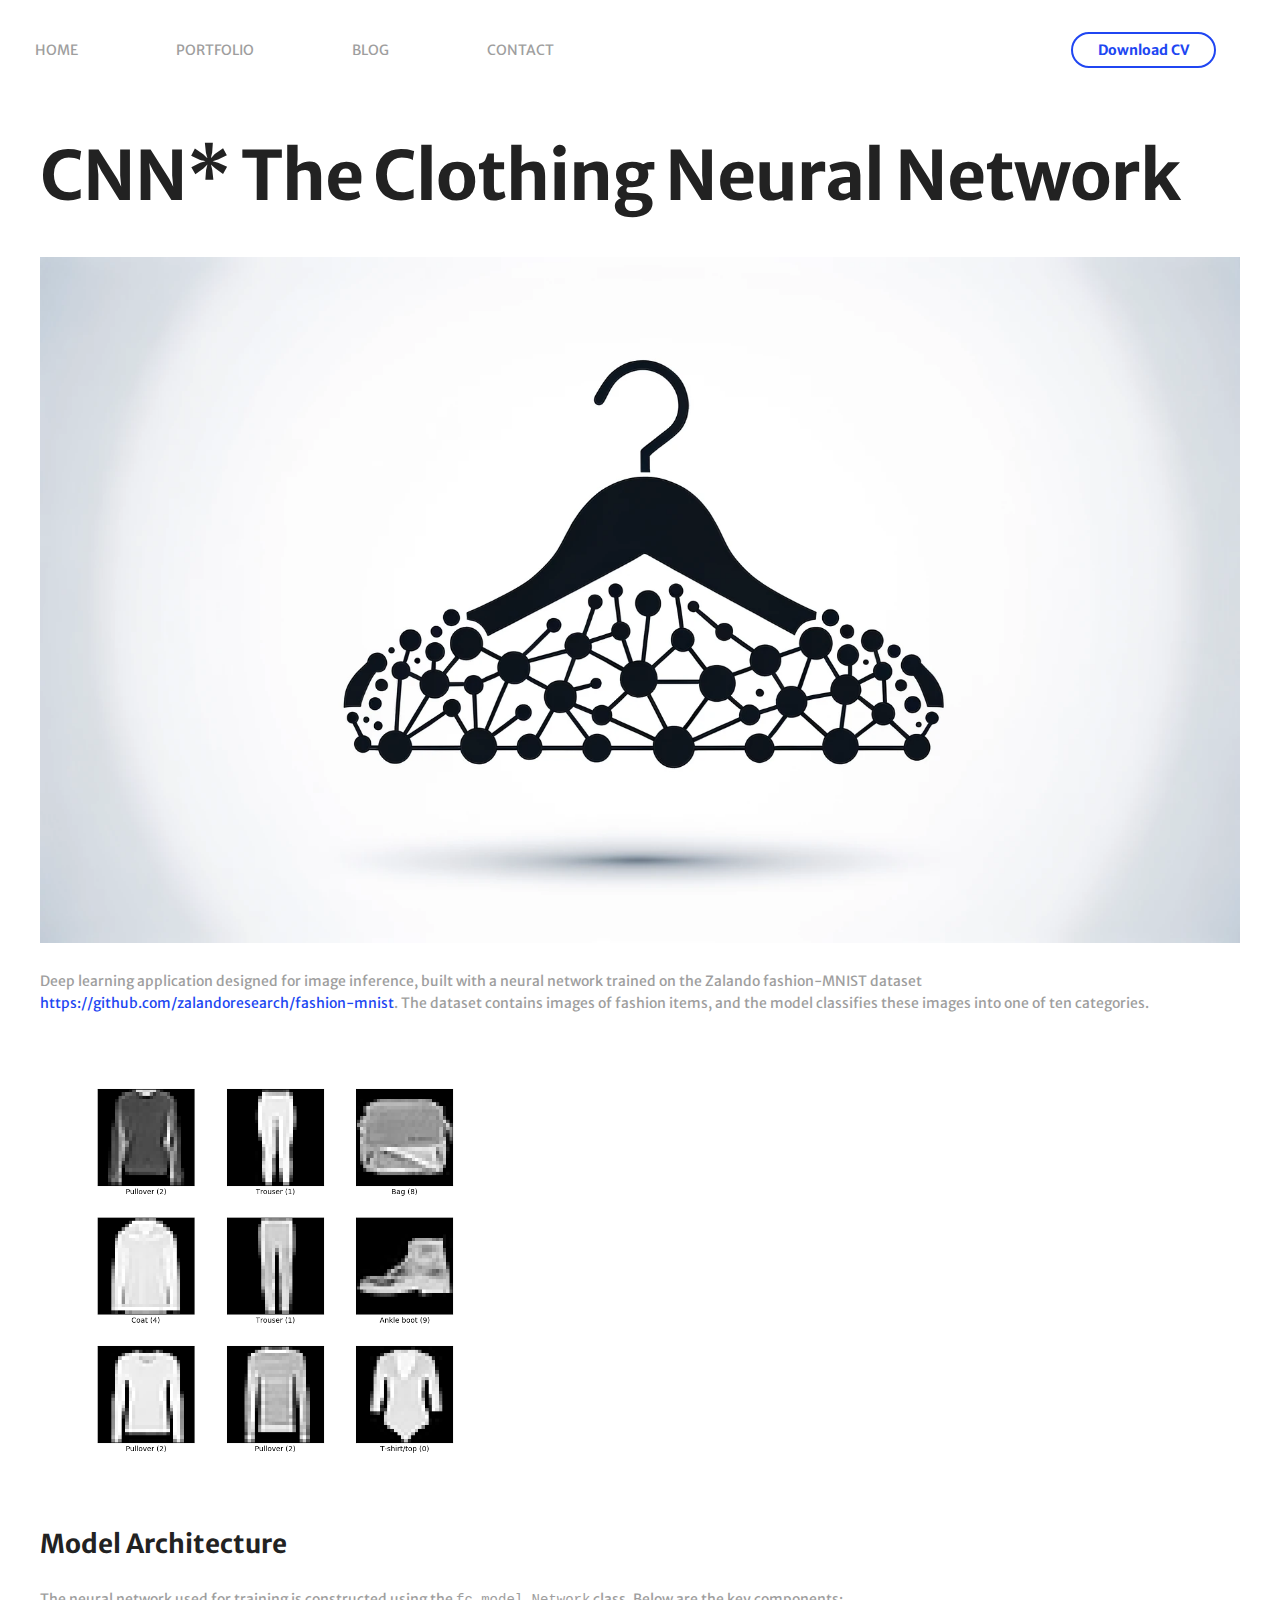
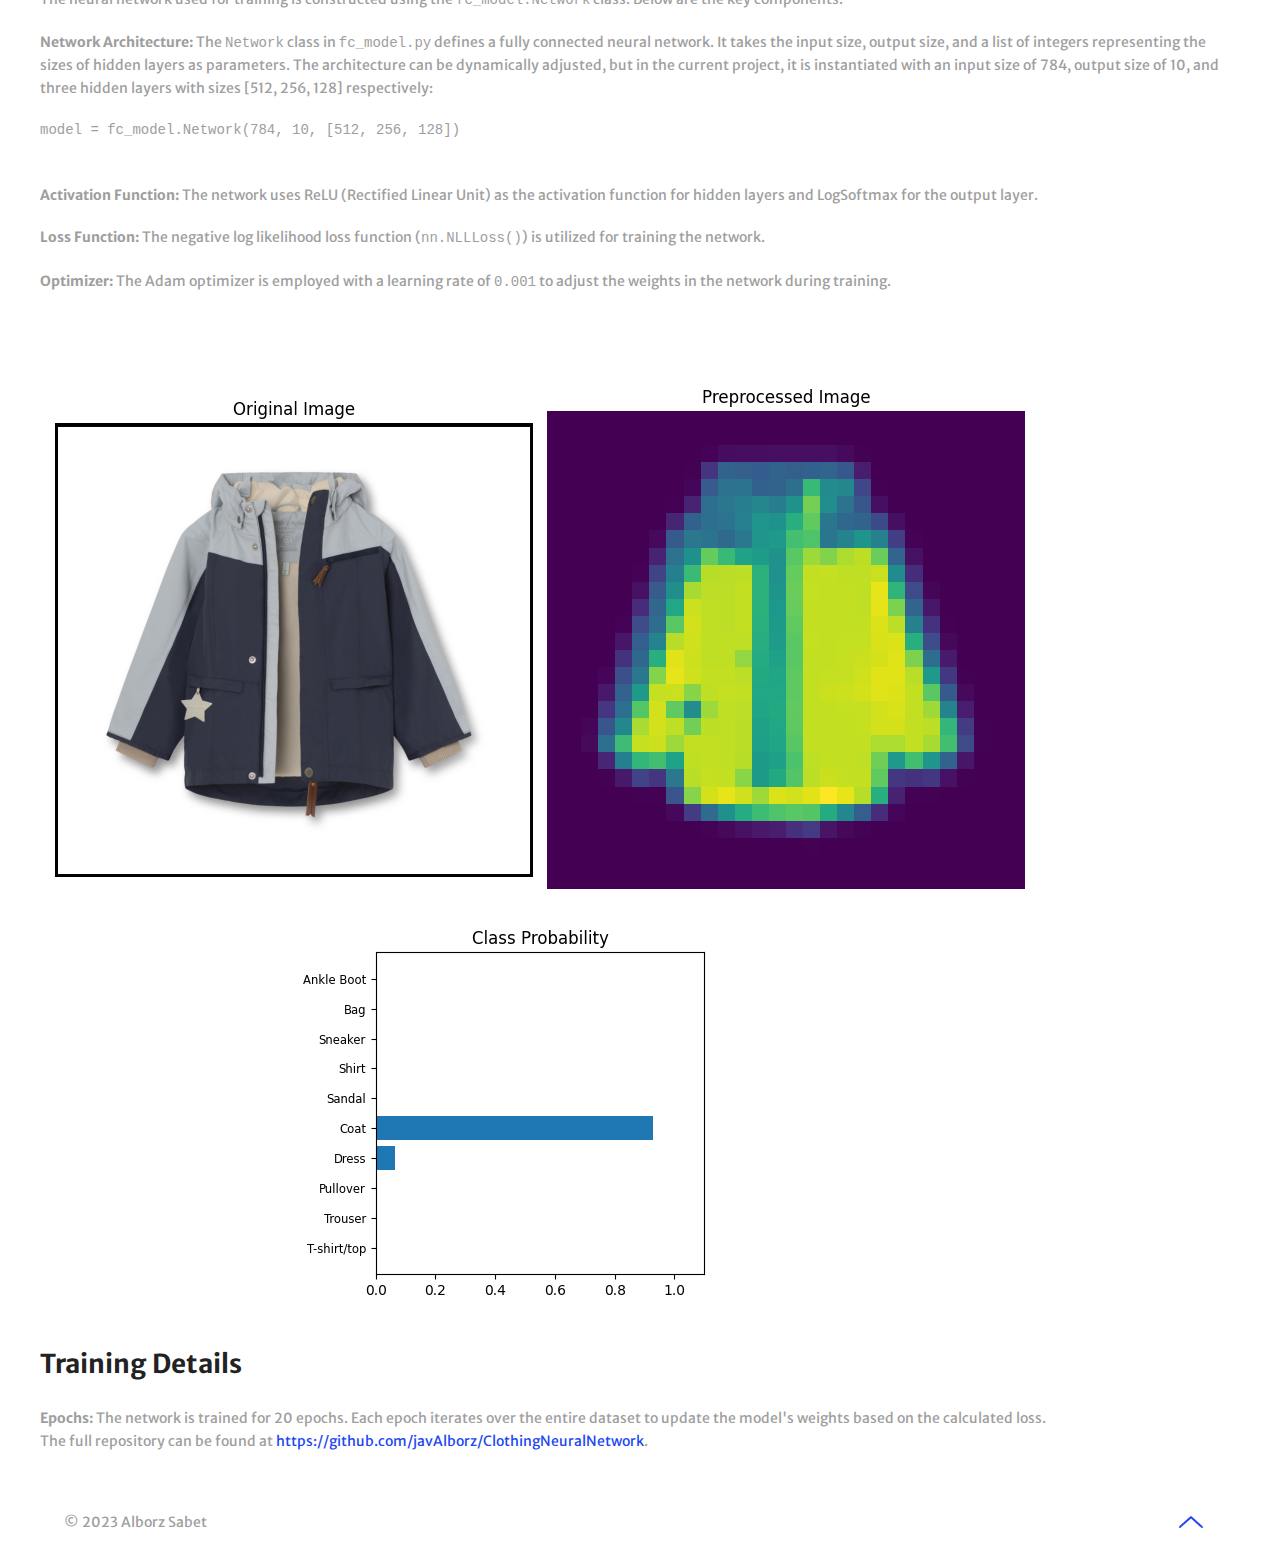
<file: project-2.html>
<!DOCTYPE html>
<html lang="en">
<head>

	<!-- Google tag (gtag.js) -->
<script async src="https://www.googletagmanager.com/gtag/js?id=G-RVMLRR4FXJ"></script>
<script>
  window.dataLayer = window.dataLayer || [];
  function gtag(){dataLayer.push(arguments);}
  gtag('js', new Date());

  gtag('config', 'G-RVMLRR4FXJ');
</script>

  <meta charset="utf-8">
  <meta name="viewport" content="width=device-width, initial-scale=1">
  <meta http-equiv="X-UA-Compatible" content="IE=edge">
  
  <!-- Update the title to be more descriptive and include relevant keywords -->
  <title>Alborz Sabet AI Engineer| Professional Portfolio</title>
  
  <!-- Updated meta description that accurately describes the page content -->
  <meta name="description" content="Showcase of Alborz's professional portfolio, featuring innovative projects and blog">

  <!-- Meta keywords are less relevant for SEO, but no harm in keeping them if they accurately represent the content -->
  <meta name="keywords" content="professional portfolio">

  <!-- Update the author meta tag if you are the main content creator -->
  <meta name="author" content="Alborz Sabet">

  <!-- Link to the main CSS file -->
  <link rel="stylesheet" href="assets/css/main.css">

  <!-- Add a favicon for your site -->
  <link rel="icon" type="image/png" href="assets/img/logo.png"/>

  <!-- Open Graph tags for social media sharing -->
  <meta property="og:title" content="Alborz Sabet AI Engineer | Professional Portfolio" />
  <meta property="og:description" content="Showcase of Alborz Sabet's professional portfolio. Discover unique projects and skills in AI development." />
  <meta property="og:image" content="assets/img/logo.png" />
  <meta property="og:url" content="https://alborzsabet.com/" />
  <meta property="og:type" content="website" />

</head>
<body>

	<!-- SECTION: Splashscreen -->
	<div class="splashscreen">
		<div class="preloader">
			<span class="preloader__text">Loading</span>
		</div>
	</div>
	<!-- END SECTION: Splashscreen -->
	<!-- SECTION: Navigation -->
	<div id="top" class="navigation">
		<div class="navigation__wrapper wrapper--large">
			<a class="navigation__logo logo" href="#0"> </a>
			<nav class="navigation__container">
				<ul class="navigation__list">
					<li><a href="index.html">Home</a></li>
					<li><a href="index.html#work">Portfolio</a></li>
					<li><a href="index.html#blog">Blog</a></li>
					<li><a href="index.html#contact">Contact</a></li>
				</ul>
			</nav>
			<a class="navigation__cta button" href="CV.pdf" download="CV_Alborz_Sabet.pdf">Download CV</a>
			<div class="navigation__burger">
				<span class="navigation__burger-el navigation__burger-el--top"></span>
				<span class="navigation__burger-el navigation__burger-el--middle"></span>
				<span class="navigation__burger-el navigation__burger-el--bottom"></span>
			</div>
		</div>
	</div>
	<!-- END SECTION: Navigation -->
	
	<main role="main">
		<section id="project-details" class="project-section" style="padding-top: 95px; margin-left: auto; margin-right: auto; max-width: 1200px;">
			<div class="container">
			  <h1 class="project-title">CNN* The Clothing Neural Network</h1>
			  <img src="assets/img/work-CNN.png" alt="CNN interfaces" class="project-image" style="max-width: 100%; height: auto;">
			  <div class="project-description">
				<p>
	
					
					<p>Deep learning application designed for image inference, built with a neural network trained on the Zalando fashion-MNIST dataset <a href="https://github.com/zalandoresearch/fashion-mnist">https://github.com/zalandoresearch/fashion-mnist</a>. The dataset contains images of fashion items, and the model classifies these images into one of ten categories.</p>
					
					<p><img src="assets/img/project-images/CNN_classes.png" alt="Clothing classes" /></p>
					
					<h3>Model Architecture</h3>
					
					<p>The neural network used for training is constructed using the <code>fc_model.Network</code> class. Below are the key components:</p>
					
					<ul>
					<li><p><strong>Network Architecture:</strong> The <code>Network</code> class in <code>fc_model.py</code> defines a fully connected neural network. It takes the input size, output size, and a list of integers representing the sizes of hidden layers as parameters. The architecture can be dynamically adjusted, but in the current project, it is instantiated with an input size of 784, output size of 10, and three hidden layers with sizes [512, 256, 128] respectively:</p>
					
					<p><pre><code>model = fc_model.Network(784, 10, [512, 256, 128])
					</code></pre></p></li>
					<li><p><strong>Activation Function:</strong> The network uses ReLU (Rectified Linear Unit) as the activation function for hidden layers and LogSoftmax for the output layer.</p></li>
					<li><p><strong>Loss Function:</strong> The negative log likelihood loss function (<code>nn.NLLLoss()</code>) is utilized for training the network.</p></li>
					<li><p><strong>Optimizer:</strong> The Adam optimizer is employed with a learning rate of <code>0.001</code> to adjust the weights in the network during training.</p></li>
					</ul>
					

					<p><img src="assets/img/project-images/clothing_inference.png" alt="Clothing Inference" /></p>


					<h3>Training Details</h3>
					
					<ul>
					<li><strong>Epochs:</strong> The network is trained for 20 epochs. Each epoch iterates over the entire dataset to update the model's weights based on the calculated loss.</li>
					</ul>
					
					The full repository can be found at
					<a href="https://github.com/javAlborz/ClothingNeuralNetwork">https://github.com/javAlborz/ClothingNeuralNetwork</a>.</p>
				</p>
				</div>
			</section>
		
		
	</main>
	<!-- SECTION: Footer -->
	<footer class="footer">
		<div class="footer__wrapper wrapper--large">
			<p class="footer__copyright no-margin">&copy; 2023 Alborz Sabet</p>
			<a class="footer__logo logo" href="#0"> </a>
			<a class="footer__arrow" href="#top">
				<svg class="footer__arrow-el" xmlns="http://www.w3.org/2000/svg" xmlns:xlink="http://www.w3.org/1999/xlink" version="1.1" id="Layer_1" x="0" y="0" viewBox="0 0 130 65" xml:space="preserve" enable-background="new 0 0 130 65"><g transform="translate(0.000000,65.000000) scale(0.100000,-0.100000)"><path d="M315.4 365c-336-305-345-315-290-351 18-12 32-14 45-8 10 5 145 123 300 262l281 253 196-178c108-98 237-215 287-260 50-46 98-83 107-83s27 9 40 19c20 16 22 23 14 46 -12 33-623 585-647 585C638.4 650 489.4 522 315.4 365z"/></g></svg>
			</a>
		</div>
	</footer>
	<!-- END SECTION: Footer -->

	<script src="https://ajax.googleapis.com/ajax/libs/jquery/2.2.4/jquery.min.js"></script>
	<!-- jQuery local fallback -->
	<script>window.jQuery || document.write('<script src="assets/js/vendor/jquery-2.2.4.min.js"><\/script>')</script>
	<script src="assets/js/functions-min.js"></script>
	<!-- Google Analytics: change UA-XXXXX-X to be your site's ID and uncomment -->
	<!--
	<script>
	(function(b, o, i, l, e, r) {
		b.GoogleAnalyticsObject = l;
		b[l] || (b[l] =
			function() {
				(b[l].q = b[l].q || []).push(arguments)
			});
		b[l].l = +new Date;
		e = o.createElement(i);
		r = o.getElementsByTagName(i)[0];
		e.src = '//www.google-analytics.com/analytics.js';
		r.parentNode.insertBefore(e, r)
	}(window, document, 'script', 'ga'));
	ga('create', 'UA-XXXXX-X', 'auto');
	ga('send', 'pageview');
	</script>
	-->	
</body>
</html>
</file>
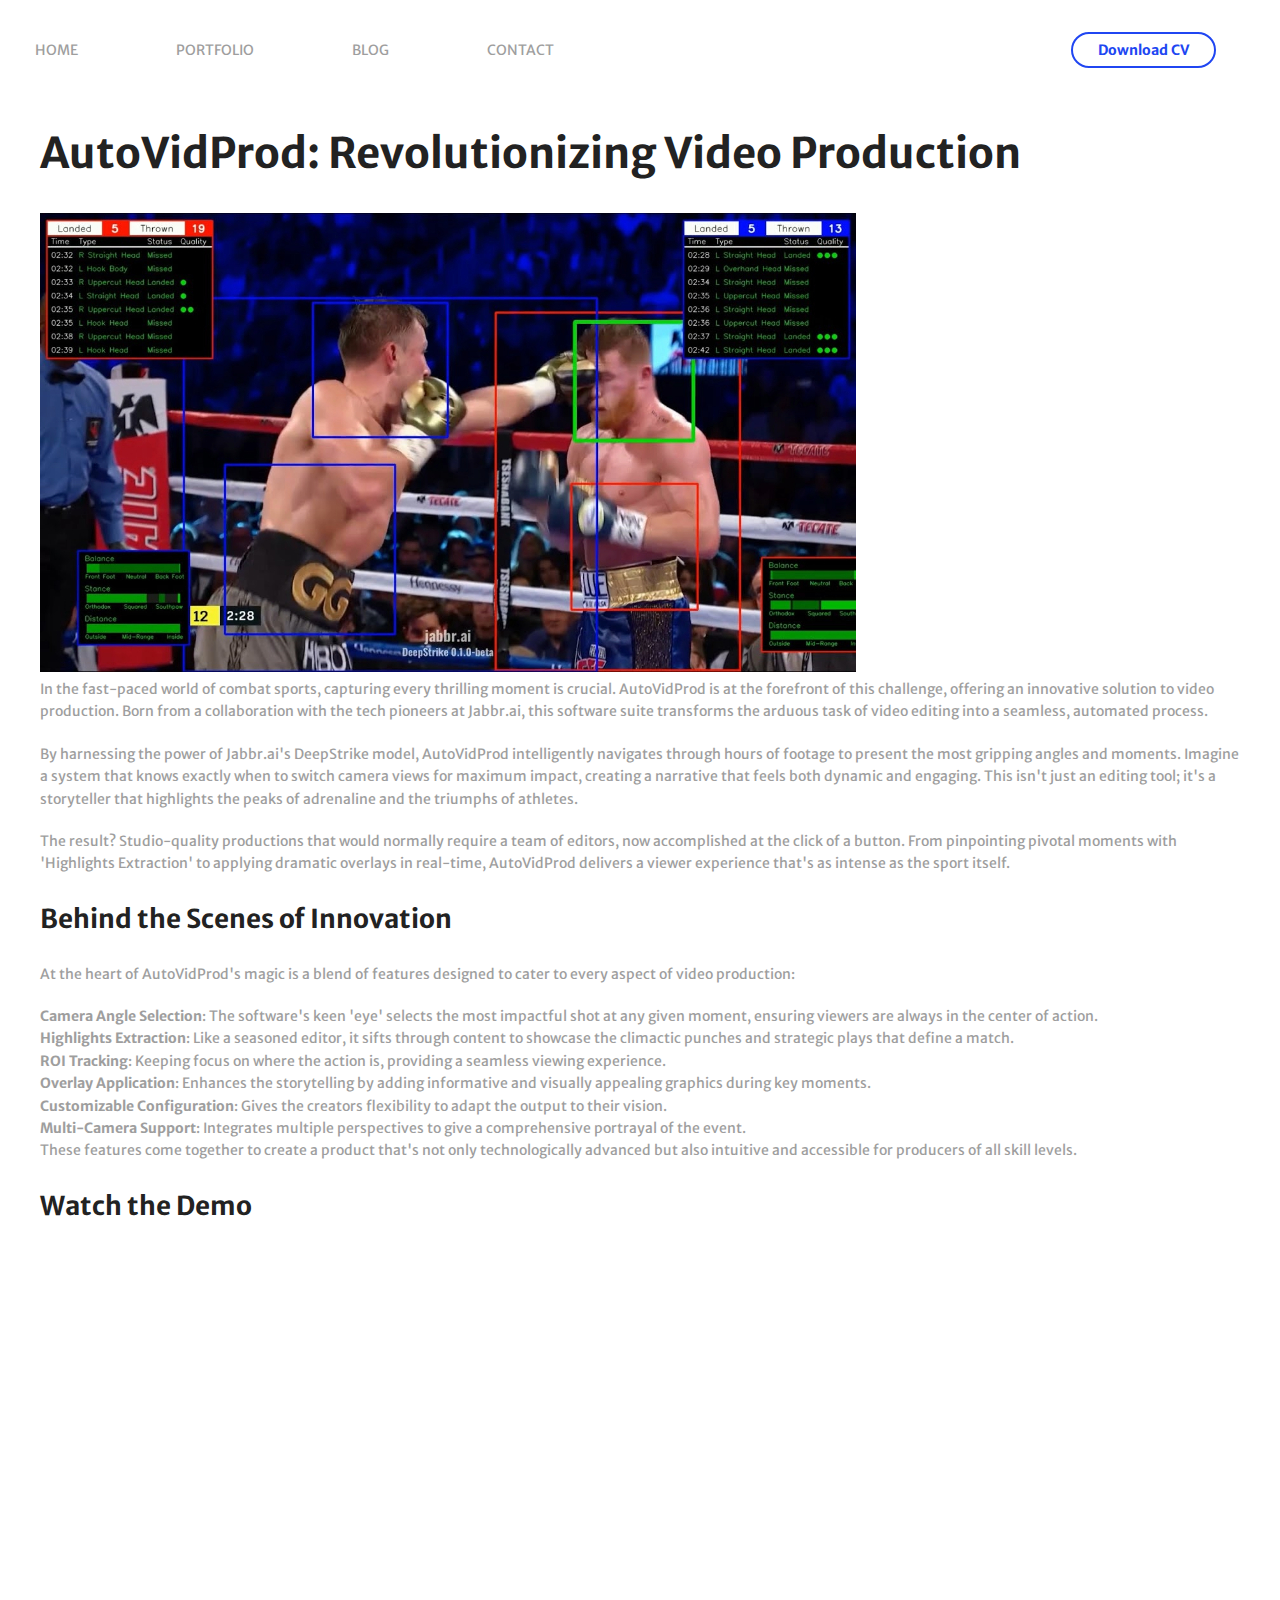
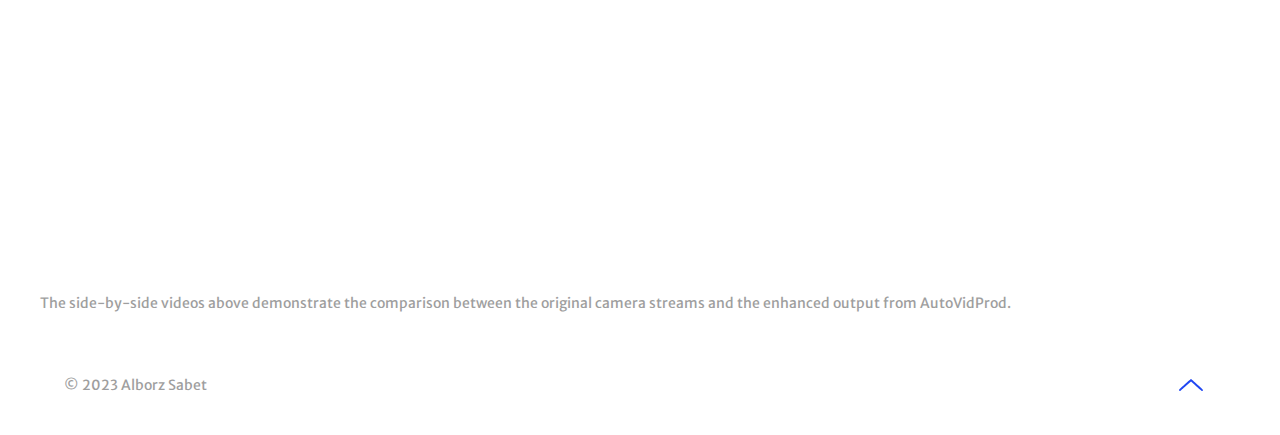
<file: project-3.html>
<!DOCTYPE html>
<html lang="en">
<head>

	<!-- Google tag (gtag.js) -->
<script async src="https://www.googletagmanager.com/gtag/js?id=G-RVMLRR4FXJ"></script>
<script>
  window.dataLayer = window.dataLayer || [];
  function gtag(){dataLayer.push(arguments);}
  gtag('js', new Date());

  gtag('config', 'G-RVMLRR4FXJ');
</script>

  <meta charset="utf-8">
  <meta name="viewport" content="width=device-width, initial-scale=1">
  <meta http-equiv="X-UA-Compatible" content="IE=edge">
  
  <!-- Update the title to be more descriptive and include relevant keywords -->
  <title>Alborz Sabet AI Engineer| Professional Portfolio</title>
  
  <!-- Updated meta description that accurately describes the page content -->
  <meta name="description" content="Showcase of Alborz's professional portfolio, featuring innovative projects and blog">

  <!-- Meta keywords are less relevant for SEO, but no harm in keeping them if they accurately represent the content -->
  <meta name="keywords" content="professional portfolio">

  <!-- Update the author meta tag if you are the main content creator -->
  <meta name="author" content="Alborz Sabet">

  <!-- Link to the main CSS file -->
  <link rel="stylesheet" href="assets/css/main.css">

  <!-- Add a favicon for your site -->
  <link rel="icon" type="image/png" href="assets/img/logo.png"/>

  <!-- Open Graph tags for social media sharing -->
  <meta property="og:title" content="Alborz Sabet AI Engineer | Professional Portfolio" />
  <meta property="og:description" content="Showcase of Alborz Sabet's professional portfolio. Discover unique projects and skills in AI development." />
  <meta property="og:image" content="assets/img/logo.png" />
  <meta property="og:url" content="https://alborzsabet.com/" />
  <meta property="og:type" content="website" />

</head>
<body>
<body>

	<!-- SECTION: Splashscreen -->
	<div class="splashscreen">
		<div class="preloader">
			<span class="preloader__text">Loading</span>
		</div>
	</div>
	<!-- END SECTION: Splashscreen -->
	
	<!-- SECTION: Navigation -->
	<div id="top" class="navigation">
		<div class="navigation__wrapper wrapper--large">
			<a class="navigation__logo logo" href="#0"> </a>
			<nav class="navigation__container">
				<ul class="navigation__list">
					<li><a href="index.html">Home</a></li>
					<li><a href="index.html#work">Portfolio</a></li>
					<li><a href="index.html#blog">Blog</a></li>
					<li><a href="index.html#contact">Contact</a></li>
				</ul>
			</nav>
			<a class="navigation__cta button" href="CV.pdf" download="CV_Alborz_Sabet.pdf">Download CV</a>
			<div class="navigation__burger">
				<span class="navigation__burger-el navigation__burger-el--top"></span>
				<span class="navigation__burger-el navigation__burger-el--middle"></span>
				<span class="navigation__burger-el navigation__burger-el--bottom"></span>
			</div>
		</div>
	</div>
	<!-- END SECTION: Navigation -->
	
	<main role="main">
		<section id="project-details" class="project-section" style="padding-top: 95px; margin-left: auto; margin-right: auto; max-width: 1200px;">
			<div class="container">
			  <h2 class="project-title">AutoVidProd: Revolutionizing Video Production</h2>
			  <img src="assets/img/work-jabbr.jpg" alt="AutoVidProd Interface" class="project-image">
			  <div class="project-description">
				<p>
				  In the fast-paced world of combat sports, capturing every thrilling moment is crucial. AutoVidProd is at the forefront of this challenge, offering an innovative solution to video production. Born from a collaboration with the tech pioneers at Jabbr.ai, this software suite transforms the arduous task of video editing into a seamless, automated process.
				</p>
				<p>
				  By harnessing the power of Jabbr.ai's DeepStrike model, AutoVidProd intelligently navigates through hours of footage to present the most gripping angles and moments. Imagine a system that knows exactly when to switch camera views for maximum impact, creating a narrative that feels both dynamic and engaging. This isn't just an editing tool; it's a storyteller that highlights the peaks of adrenaline and the triumphs of athletes.
				</p>
				<p>
				  The result? Studio-quality productions that would normally require a team of editors, now accomplished at the click of a button. From pinpointing pivotal moments with 'Highlights Extraction' to applying dramatic overlays in real-time, AutoVidProd delivers a viewer experience that's as intense as the sport itself.
				</p>
			  </div>
			  <div class="project-details">
				<h3>Behind the Scenes of Innovation</h3>
				<p>
				  At the heart of AutoVidProd's magic is a blend of features designed to cater to every aspect of video production:
				</p>
				<ul>
				  <li><strong>Camera Angle Selection</strong>: The software's keen 'eye' selects the most impactful shot at any given moment, ensuring viewers are always in the center of action.</li>
				  <li><strong>Highlights Extraction</strong>: Like a seasoned editor, it sifts through content to showcase the climactic punches and strategic plays that define a match.</li>
				  <li><strong>ROI Tracking</strong>: Keeping focus on where the action is, providing a seamless viewing experience.</li>
				  <li><strong>Overlay Application</strong>: Enhances the storytelling by adding informative and visually appealing graphics during key moments.</li>
				  <li><strong>Customizable Configuration</strong>: Gives the creators flexibility to adapt the output to their vision.</li>
				  <li><strong>Multi-Camera Support</strong>: Integrates multiple perspectives to give a comprehensive portrayal of the event.</li>
				</ul>
				<p>
				  These features come together to create a product that's not only technologically advanced but also intuitive and accessible for producers of all skill levels.
				</p>
				<p>
				<h3>Watch the Demo</h3>
				<div class="video-demo-container">
					<div class="video-demo">
					<!-- Embed Original Camera Streams -->
					<iframe width="560" height="315" src="https://www.youtube.com/embed/XWQKIbC_E2Q" title="Original Camera Streams" frameborder="0" allow="accelerometer; autoplay; clipboard-write; encrypted-media; gyroscope; picture-in-picture" allowfullscreen></iframe>
					</div>
					<div class="video-demo">
					<!-- Embed AutoVidProd Output -->
					<iframe width="560" height="315" src="https://www.youtube.com/embed/knAk3Bfg11Y" title="AutoVidProd Output" frameborder="0" allow="accelerometer; autoplay; clipboard-write; encrypted-media; gyroscope; picture-in-picture" allowfullscreen></iframe>
					</div>
				</div>
				<p>
					The side-by-side videos above demonstrate the comparison between the original camera streams and the enhanced output from AutoVidProd.
				</p>
				</div>
			</section>
		
		
	</main>
	<!-- SECTION: Footer -->
	<footer class="footer">
		<div class="footer__wrapper wrapper--large">
			<p class="footer__copyright no-margin">&copy; 2023 Alborz Sabet</p>
			<a class="footer__logo logo" href="#0"> </a>
			<a class="footer__arrow" href="#top">
				<svg class="footer__arrow-el" xmlns="http://www.w3.org/2000/svg" xmlns:xlink="http://www.w3.org/1999/xlink" version="1.1" id="Layer_1" x="0" y="0" viewBox="0 0 130 65" xml:space="preserve" enable-background="new 0 0 130 65"><g transform="translate(0.000000,65.000000) scale(0.100000,-0.100000)"><path d="M315.4 365c-336-305-345-315-290-351 18-12 32-14 45-8 10 5 145 123 300 262l281 253 196-178c108-98 237-215 287-260 50-46 98-83 107-83s27 9 40 19c20 16 22 23 14 46 -12 33-623 585-647 585C638.4 650 489.4 522 315.4 365z"/></g></svg>
			</a>
		</div>
	</footer>
	<!-- END SECTION: Footer -->

	<script src="https://ajax.googleapis.com/ajax/libs/jquery/2.2.4/jquery.min.js"></script>
	<!-- jQuery local fallback -->
	<script>window.jQuery || document.write('<script src="assets/js/vendor/jquery-2.2.4.min.js"><\/script>')</script>
	<script src="assets/js/functions-min.js"></script>
	<!-- Google Analytics: change UA-XXXXX-X to be your site's ID and uncomment -->
	<!--
	<script>
	(function(b, o, i, l, e, r) {
		b.GoogleAnalyticsObject = l;
		b[l] || (b[l] =
			function() {
				(b[l].q = b[l].q || []).push(arguments)
			});
		b[l].l = +new Date;
		e = o.createElement(i);
		r = o.getElementsByTagName(i)[0];
		e.src = '//www.google-analytics.com/analytics.js';
		r.parentNode.insertBefore(e, r)
	}(window, document, 'script', 'ga'));
	ga('create', 'UA-XXXXX-X', 'auto');
	ga('send', 'pageview');
	</script>
	-->	
</body>
</html>
</file>
<file: assets/css/main.css>
/*! normalize.css v3.0.2 | MIT License | git.io/normalize */
@import 'https://fonts.googleapis.com/css?family=Allura|Merriweather+Sans:400,700,800';

html {
	font-family: sans-serif;
	-ms-text-size-adjust: 100%;
	-webkit-text-size-adjust: 100%
}

body {
	margin: 0
}

article,
aside,
details,
figcaption,
figure,
footer,
header,
hgroup,
main,
menu,
nav,
section,
summary {
	display: block
}

audio,
canvas,
progress,
video {
	display: inline-block;
	vertical-align: baseline
}

audio:not([controls]) {
	display: none;
	height: 0
}

[hidden],
template {
	display: none
}

a {
	background-color: transparent
}

a:active,
a:hover {
	outline: 0
}

abbr[title] {
	border-bottom: 1px dotted
}

b,
strong {
	font-weight: bold
}

dfn {
	font-style: italic
}

h1 {
	font-size: 2em;
	margin: 0.67em 0
}

mark {
	background: #ff0;
	color: #000
}

small {
	font-size: 80%
}

sub,
sup {
	font-size: 75%;
	line-height: 0;
	position: relative;
	vertical-align: baseline
}

sup {
	top: -0.5em
}

sub {
	bottom: -0.25em
}

img {
	border: 0
}

svg:not(:root) {
	overflow: hidden
}

figure {
	margin: 1em 40px
}

hr {
	box-sizing: content-box;
	height: 0
}

pre {
	overflow: auto
}

code,
kbd,
pre,
samp {
	font-family: monospace, monospace;
	font-size: 1em
}

button,
input,
optgroup,
select,
textarea {
	color: inherit;
	font: inherit;
	margin: 0
}

button {
	overflow: visible
}

button,
select {
	text-transform: none
}

button,
html input[type="button"],
input[type="reset"],
input[type="submit"] {
	-webkit-appearance: button;
	cursor: pointer
}

button[disabled],
html input[disabled] {
	cursor: default
}

button::-moz-focus-inner,
input::-moz-focus-inner {
	border: 0;
	padding: 0
}

input {
	line-height: normal
}

input[type="checkbox"],
input[type="radio"] {
	box-sizing: border-box;
	padding: 0
}

input[type="number"]::-webkit-inner-spin-button,
input[type="number"]::-webkit-outer-spin-button {
	height: auto
}

input[type="search"] {
	-webkit-appearance: textfield;
	box-sizing: content-box
}

input[type="search"]::-webkit-search-cancel-button,
input[type="search"]::-webkit-search-decoration {
	-webkit-appearance: none
}

fieldset {
	border: 1px solid #c0c0c0;
	margin: 0 2px;
	padding: 0.35em 0.625em 0.75em
}

legend {
	border: 0;
	padding: 0
}

textarea {
	overflow: auto
}

optgroup {
	font-weight: bold
}

table {
	border-collapse: collapse;
	border-spacing: 0
}

td,
th {
	padding: 0
}

body {
	background-color: #fff;
	font-size: 14px;
	line-height: 1.6;
	font-family: "Merriweather Sans", sans-serif;
	color: #9e9e9e;
	-webkit-font-smoothing: antialiased;
	-webkit-text-size-adjust: 100%;
	overflow-x: hidden
}

.gigantic,
.huge,
.large,
.bigger,
.big,
h1,
h2,
h3,
h4,
h5,
h6 {
	color: #222;
	font-weight: bold
}

.gigantic {
	font-size: 110px;
	line-height: 1.09;
	letter-spacing: -2px
}

.huge,
h1 {
	font-size: 68px;
	line-height: 1.05;
	letter-spacing: -1px
}

.large,
h2 {
	font-size: 42px;
	line-height: 1.14
}

.bigger,
h3 {
	font-size: 26px;
	line-height: 1.38
}

.big,
h4 {
	font-size: 22px;
	line-height: 1.38
}

.small,
small {
	font-size: 10px;
	line-height: 1.2
}

p {
	margin: 0 0 20px 0
}

em {
	font-style: italic
}

strong {
	font-weight: bold
}

hr {
	border: solid #ddd;
	border-width: 1px 0 0;
	clear: both;
	margin: 10px 0 30px;
	height: 0
}

::-moz-selection {
	background: #FFF498
}

::selection {
	background: #FFF498
}

img::-moz-selection {
	background: transparent
}

img::selection {
	background: transparent
}

body {
	-webkit-tap-highlight-color: #FFF498
}

.no-margin {
	margin: 0
}

.no-padding {
	padding: 0
}

a {
	display: inline-block;
	color: #2046f2;
	text-decoration: none
}

ul,
ol {
	margin: 0;
	padding: 0;
	list-style: none
}

input,
textarea {
	outline: none
}

.bold {
	font-weight: 700
}

.italic {
	font-style: italic
}

.wrapper,
.wrapper--small,
.wrapper--large {
	position: relative;
	max-width: 90%;
	height: 100%;
	margin: 0 auto
}

.wrapper--small {
	width: 980px
}

.wrapper--large {
	width: 1170px
}

.splashscreen {
	position: fixed;
	top: 0;
	left: 0;
	display: -webkit-box;
	display: -webkit-flex;
	display: -ms-flexbox;
	display: flex;
	width: 100%;
	height: 100%;
	-webkit-box-align: center;
	-webkit-align-items: center;
	-ms-flex-align: center;
	align-items: center;
	-webkit-box-pack: center;
	-webkit-justify-content: center;
	-ms-flex-pack: center;
	justify-content: center;
	background-color: #fff;
	z-index: 100;
	-webkit-transition: opacity .4s .4s;
	transition: opacity .4s .4s
}

.splashscreen--is-hidden {
	opacity: 0
}

.splashscreen--is-hidden .preloader {
	opacity: 0
}

.preloader {
	position: relative;
	width: 200px;
	height: 150px;
	-webkit-transition: opacity .4s;
	transition: opacity .4s
}

.preloader::before {
	content: "";
	position: absolute;
	top: 0;
	left: 0;
	right: 45px;
	bottom: 0;
	border: 10px solid #2046f2;
	-webkit-animation: fadeInOut 1.6s linear infinite;
	animation: fadeInOut 1.6s linear infinite
}

.preloader__text {
	position: absolute;
	top: 50%;
	right: 0;
	-webkit-transform: translateY(-50%);
	transform: translateY(-50%);
	padding: 10px 0;
	color: #585858;
	font-size: 32px;
	font-weight: 800;
	background-color: #fff
}

.logo {
	color: #585858;
	font-size: 34px;
	font-weight: 800;
	text-transform: uppercase
}



/* Hide image logo by default */
.logo-img {
    display: none;
}

/* Display image logo only on mobile and tablet */
@media (max-width: 800px) {
    .logo-img {
        display: block;
        width: 100px; /* Adjust width as needed */
        height: 100px; /* Adjust height as needed */
    }
    .logo {
        text-indent: -9999px; /* Hide the text */
    }
}




.transform-link {
	font-weight: 700
}

.transform-link::after {
	content: "";
	display: block;
	width: 100%;
	height: 1px;
	background-color: #2046f2;
	-webkit-transition: -webkit-transform .2s ease-out;
	transition: -webkit-transform .2s ease-out;
	transition: transform .2s ease-out;
	transition: transform .2s ease-out, -webkit-transform .2s ease-out
}

.transform-link:hover::after {
	-webkit-transform: translateY(3px) scaleY(3);
	transform: translateY(3px) scaleY(3)
}

.button,
button,
input[type="submit"],
input[type="reset"],
input[type="button"] {
	display: inline-block;
	padding: 5px 25px;
	color: #2046f2;
	font-weight: 700;
	text-decoration: none;
	background-color: transparent;
	border-radius: 25px;
	border: 2px solid #2046f2;
	cursor: pointer;
	-webkit-transition: .2s all ease-in-out;
	transition: .2s all ease-in-out
}

.button:hover,
.button:active,
.button:focus,
button:hover,
button:active,
button:focus,
input[type="submit"]:hover,
input[type="submit"]:active,
input[type="submit"]:focus,
input[type="reset"]:hover,
input[type="reset"]:active,
input[type="reset"]:focus,
input[type="button"]:hover,
input[type="button"]:active,
input[type="button"]:focus {
	color: #6882f6;
	border-color: #6882f6
}

.blurb--framed {
	padding: 15px 0;
	background-color: #ffffff
}

.blurb__heading {
	margin: 0 0 15px 0;
	color: #585858;
	font-size: 58px;
	font-weight: 800
}

.blurb__copy {
	font-weight: 700
}

.blurb__copy--tight {
	max-width: 300px
}

.title {
	margin: 0 0 45px 0;
	color: #585858;
	font-size: 58px;
	font-weight: 800;
	text-align: center
}

@-webkit-keyframes fadeInOut {
	0% {
		opacity: 1
	}

	50% {
		opacity: .5
	}

	100% {
		opacity: 1
	}
}

@keyframes fadeInOut {
	0% {
		opacity: 1
	}

	50% {
		opacity: .5
	}

	100% {
		opacity: 1
	}
}

@-webkit-keyframes scrollDown {
	0% {
		-webkit-transform: translate(-12px, 0px);
		transform: translate(-12px, 0px);
		opacity: 0
	}

	75% {
		-webkit-transform: translate(-12px, 45px);
		transform: translate(-12px, 45px);
		opacity: 1
	}

	100% {
		-webkit-transform: translate(-12px, 45px);
		transform: translate(-12px, 45px);
		opacity: 0
	}
}

@keyframes scrollDown {
	0% {
		-webkit-transform: translate(-12px, 0px);
		transform: translate(-12px, 0px);
		opacity: 0
	}

	75% {
		-webkit-transform: translate(-12px, 45px);
		transform: translate(-12px, 45px);
		opacity: 1
	}

	100% {
		-webkit-transform: translate(-12px, 45px);
		transform: translate(-12px, 45px);
		opacity: 0
	}
}

@-webkit-keyframes scaleUp {
	0% {
		-webkit-transform: scale(.95);
		transform: scale(.95)
	}

	100% {
		-webkit-transform: scale(1);
		transform: scale(1)
	}
}

@keyframes scaleUp {
	0% {
		-webkit-transform: scale(.95);
		transform: scale(.95)
	}

	100% {
		-webkit-transform: scale(1);
		transform: scale(1)
	}
}

.navigation {
	position: absolute;
	width: 100%;
	height: 100px;
	z-index: 10
}

.navigation__wrapper {
	display: -webkit-box;
	display: -webkit-flex;
	display: -ms-flexbox;
	display: flex;
	-webkit-box-align: center;
	-webkit-align-items: center;
	-ms-flex-align: center;
	align-items: center;
	-webkit-box-pack: justify;
	-webkit-justify-content: space-between;
	-ms-flex-pack: justify;
	justify-content: space-between
}

.navigation__container {
    position: absolute;
    top: 50%;
    left: 20%; /* Adjust this percentage to move it to the left */
    transform: translate(-50%, -50%);
    width: 45%;
}


.navigation__list {
	display: -webkit-box;
	display: -webkit-flex;
	display: -ms-flexbox;
	display: flex;
	-webkit-box-pack: justify;
	-webkit-justify-content: space-between;
	-ms-flex-pack: justify;
	justify-content: space-between
}

.navigation__list > li {
    margin-right: 0px; /* Increase the right margin to space out items */
}

.navigation__list > li:last-child {
    margin-right: 0; /* Remove margin for the last item */
}


.navigation__list>li a {
	color: #9e9e9e;
	text-transform: uppercase;
	-webkit-transition: color .2s ease-in-out;
	transition: color .2s ease-in-out
}

.navigation__list>li a:hover {
	color: #787878
}

.navigation__burger {
	display: none
}

/* Hide the CV link on desktop */
@media (min-width: 992px) {
    .navigation__cv {
        display: none;
    }
}



@media (max-width: 991px) {
	.navigation__cta {
		display: none
	}

	.navigation__container {
		position: fixed;
		top: 0;
		left: 0;
		-webkit-transform: translate(0, 0);
		transform: translate(0, 0);
		display: -webkit-box;
		display: -webkit-flex;
		display: -ms-flexbox;
		display: flex;
		width: 100%;
		height: 100%;
		-webkit-box-align: center;
		-webkit-align-items: center;
		-ms-flex-align: center;
		align-items: center;
		-webkit-box-pack: center;
		-webkit-justify-content: center;
		-ms-flex-pack: center;
		justify-content: center;
		background-color: #fff;
		opacity: 0;
		visibility: hidden;
		-webkit-transition: visibility 0s .4s, opacity .4s;
		transition: visibility 0s .4s, opacity .4s
	}

	.navigation__container--is-open {
		opacity: 1;
		visibility: visible;
		-webkit-transition: visibility 0s, opacity .4s;
		transition: visibility 0s, opacity .4s
	}

	.navigation__container--is-open .navigation__list>li:nth-child(1) a {
		-webkit-transition: color .2s ease-in-out, -webkit-transform .2s .4s;
		transition: color .2s ease-in-out, -webkit-transform .2s .4s;
		transition: transform .2s .4s, color .2s ease-in-out;
		transition: transform .2s .4s, color .2s ease-in-out, -webkit-transform .2s .4s
	}

	.navigation__container--is-open .navigation__list>li:nth-child(2) a {
		-webkit-transition: color .2s ease-in-out, -webkit-transform .2s .6s;
		transition: color .2s ease-in-out, -webkit-transform .2s .6s;
		transition: transform .2s .6s, color .2s ease-in-out;
		transition: transform .2s .6s, color .2s ease-in-out, -webkit-transform .2s .6s
	}

	.navigation__container--is-open .navigation__list>li:nth-child(3) a {
		-webkit-transition: color .2s ease-in-out, -webkit-transform .2s .8s;
		transition: color .2s ease-in-out, -webkit-transform .2s .8s;
		transition: transform .2s .8s, color .2s ease-in-out;
		transition: transform .2s .8s, color .2s ease-in-out, -webkit-transform .2s .8s
	}

	.navigation__container--is-open .navigation__list>li:nth-child(4) a {
		-webkit-transition: color .2s ease-in-out, -webkit-transform .2s 1s;
		transition: color .2s ease-in-out, -webkit-transform .2s 1s;
		transition: transform .2s 1s, color .2s ease-in-out;
		transition: transform .2s 1s, color .2s ease-in-out, -webkit-transform .2s 1s
	}

	.navigation__container--is-open .navigation__list > li:nth-child(5) a {
		-webkit-transition: color .2s ease-in-out, -webkit-transform .2s 1.2s;
		transition: color .2s ease-in-out, -webkit-transform .2s 1.2s;
		transition: transform .2s 1.2s, color .2s ease-in-out;
		transition: transform .2s 1.2s, color .2s ease-in-out, -webkit-transform .2s 1.2s;
	}

	.navigation__container--is-open .navigation__list>li a {
		-webkit-transform: translateY(0);
		transform: translateY(0)
	}

	.navigation__container--is-open .navigation__list>li a:hover {
		color: #c4c4c4
	}

	.navigation__list {
		height: 250px;
		-webkit-box-orient: vertical;
		-webkit-box-direction: normal;
		-webkit-flex-direction: column;
		-ms-flex-direction: column;
		flex-direction: column;
		-webkit-box-align: center;
		-webkit-align-items: center;
		-ms-flex-align: center;
		-ms-grid-row-align: center;
		align-items: center
	}

	.navigation__list>li {
		overflow: hidden
	}

	.navigation__list>li a {
		-webkit-transform: translateY(100%);
		transform: translateY(100%);
		color: #585858;
		font-weight: 700;
		-webkit-transition: -webkit-transform 0s .4s;
		transition: -webkit-transform 0s .4s;
		transition: transform 0s .4s;
		transition: transform 0s .4s, -webkit-transform 0s .4s
	}

	.navigation__burger {
		position: relative;
		display: -webkit-box;
		display: -webkit-flex;
		display: -ms-flexbox;
		display: flex;
		width: 35px;
		height: 27px;
		-webkit-box-orient: vertical;
		-webkit-box-direction: normal;
		-webkit-flex-direction: column;
		-ms-flex-direction: column;
		flex-direction: column;
		-webkit-box-pack: justify;
		-webkit-justify-content: space-between;
		-ms-flex-pack: justify;
		justify-content: space-between;
		cursor: pointer
	}

	.navigation__burger--is-open .navigation__burger-el {
		-webkit-transition: opacity .2s, -webkit-transform .4s;
		transition: opacity .2s, -webkit-transform .4s;
		transition: transform .4s, opacity .2s;
		transition: transform .4s, opacity .2s, -webkit-transform .4s
	}

	.navigation__burger--is-open .navigation__burger-el--top {
		-webkit-transform: rotate(45deg);
		transform: rotate(45deg)
	}

	.navigation__burger--is-open .navigation__burger-el--bottom {
		-webkit-transform: rotate(-45deg);
		transform: rotate(-45deg)
	}

	.navigation__burger--is-open .navigation__burger-el--middle {
		opacity: 0
	}

	.navigation__burger-el {
		display: block;
		width: 100%;
		height: 3px;
		background-color: #585858;
		-webkit-transition: opacity .2s .2s, -webkit-transform .4s;
		transition: opacity .2s .2s, -webkit-transform .4s;
		transition: transform .4s, opacity .2s .2s;
		transition: transform .4s, opacity .2s .2s, -webkit-transform .4s
	}

	.navigation__burger-el--top {
		-webkit-transform-origin: left top;
		transform-origin: left top
	}

	.navigation__burger-el--bottom {
		-webkit-transform-origin: left bottom;
		transform-origin: left bottom
	}
}

.scroll-lock {
	position: fixed;
	width: 100%;
	height: 100%;
	overflow: hidden
}

.introduction {
	position: relative;
	display: -webkit-box;
	display: -webkit-flex;
	display: -ms-flexbox;
	display: flex;
	width: 100%;
	height: 100vh;
	-webkit-box-align: center;
	-webkit-align-items: center;
	-ms-flex-align: center;
	align-items: center;
	-webkit-box-pack: center;
	-webkit-justify-content: center;
	-ms-flex-pack: center;
	justify-content: center
}

.introduction::before {
    content: ""; /* Remove the text */
    background-image: url('../img/new.png'); /* Path to your image */
    background-position: center center;
    background-repeat: no-repeat;
    background-size: contain; /* Adjust as necessary, could be 'cover' or a specific size */
    position: absolute;
    top: 50%;
    left: 50%;
    transform: translate(-50%, -50%);
    width: 100%; /* You might need to adjust this */
    height: 100%; /* You might need to adjust this */
    opacity: 0.05; /* Adjust the opacity to make it look like a watermark */
}


.introduction__content {
	color: #9e9e9e;
	font-size: 30px;
	font-weight: 800
}

.introduction__content-el {
	display: block
}

.introduction__content-el--name {
    margin-bottom: 5px;
	-webkit-transform: translateX(-30px);
	transform: translateX(-30px);
	opacity: 0
}

.introduction__content-el--description {
	-webkit-transform: matrix(1.0110731102, 0, 0, 1.0110731102, 0, 0);
	transform: matrix(1.0110731102, 0, 0, 1.0110731102, 0, 0);
	margin: 10px 0;
	color: #fff;
	font-size: 16vw;
	text-align: center;
	text-transform: uppercase;
	text-shadow: 10px 18px 35px rgba(88, 88, 88, 0.23)
}

.introduction__content-el--job {
    margin-top: 50px;
	-webkit-transform: translateX(30px);
	transform: translateX(30px);
	text-align: right;
	opacity: 0
}

.introduction__arrow {
	position: absolute;
	bottom: 10%;
	left: 50%;
	-webkit-transform: translate(-12px, 0px);
	transform: translate(-12px, 0px);
	width: 24px;
	fill: #2046f2;
	-webkit-animation: scrollDown 1.6s infinite;
	animation: scrollDown 1.6s infinite
}

@media (min-width: 1440px) {
	.introduction::before {
		font-size: 576px
	}

	.introduction__content-el--description {
		font-size: 230px
	}
}

@media (max-height: 540px) {
	.introduction__arrow {
		-webkit-animation: none;
		animation: none
	}
}

.about {
	position: relative;
	width: 100%;
	height: 625px;
	background-color: #fafafa
}

.about__wrapper {
	display: -webkit-box;
	display: -webkit-flex;
	display: -ms-flexbox;
	display: flex;
	-webkit-box-align: center;
	-webkit-align-items: center;
	-ms-flex-align: center;
	align-items: center;
	-webkit-box-pack: end;
	-webkit-justify-content: flex-end;
	-ms-flex-pack: end;
	justify-content: flex-end
}

.about__wrapper::before {
	content: "";
	position: absolute;
	top: 45px;
	left: 0;
	right: 120px;
	bottom: 45px;
	border: 10px solid #2046f2
}

.about__visual {
	position: absolute;
	left: 45px;
	bottom: 0;
	z-index: 2
}

.about__content {
	position: relative;
	z-index: 1
}

.about__content-signature {
	position: absolute;
	bottom: -175px;
	left: 0;
	font-size: 30px;
	font-family: "Allura", cursive
}

.about__content-blurb.blurb.blurb--framed {
    background-color: #fafafa; /* Set this to your section's gray background color */
}


@media (max-width: 991px) {
	.about {
		padding: 60px 0
	}

	.about__wrapper {
		-webkit-box-align: start;
		-webkit-align-items: flex-start;
		-ms-flex-align: start;
		-ms-grid-row-align: flex-start;
		align-items: flex-start;
		-webkit-box-pack: center;
		-webkit-justify-content: center;
		-ms-flex-pack: center;
		justify-content: center
	}
	

	.about__wrapper::before {
		right: 0;
		bottom: 0
	}

	.about__visual {
		bottom: -60px;
		left: 50%;
		-webkit-transform: translateX(-50%);
		transform: translateX(-50%)
	}

	.about__content {
		text-align: center
	}

	.about__content-blurb {
		padding: 0 15px
	}

	.about__content-blurb h2 {
		font-size: 48px
	}

	.about__content-blurb p {
		margin-bottom: 10px
	}

	.about__content-signature {
		position: static;
		font-size: 24px
	}
}

@media (max-width: 767px) {
	.about {
		height: 540px
	}

	.about__visual {
		width: 335px
	}

	.about__content-blurb h2 {
		font-size: 32px
	}
}

@media (max-width: 480px) {
	.about {
		height: 480px
	}

	.about__wrapper::before {
		display: none
	}

	.about__visual {
		width: 290px;
		max-width: 100%
	}
}

.app-design {
	position: relative;
	width: 100%;
	padding: 45px 0 60px; /* Reduced padding-bottom */
	overflow: hidden;
	background-color: #fafafa;

}

.app-design__visual {
	position: absolute;
	top: 35px;
	left: 45%;
	width: 1036px;
	height: 659px;
	margin: 0;
	background-image: url("../img/.png");
	background-position: center;
	background-size: 100%;
	background-repeat: no-repeat
}

@media (max-width: 767px) {
	.app-design {
	  height: auto; /* Adjust height to be auto for better flexibility */
	  padding: 45px 0 60px; /* Reduced padding-bottom */	}
  
	.app-design__content {
	  text-align: center;
	}
  
	.app-design__content h2 {
	  font-size: 32px;
	}
  
	.app-design__content h2 br {
	  display: none;
	}
  
	.app-design__content p {
	  margin: 0 auto 20px auto;
	}
  
	.blurb__copy {
	  font-size: 16px; /* Adjust font size */
	  line-height: 1.5; /* Adjust line height */
	}
  
	.blurb__copy--tight {
	  max-width: 90%; /* More fluid width for tight paragraphs */
	}
  
	.app-design__visual {
	  top: auto;
	  left: 50%;
	  bottom: -175px;
	  transform: translateX(-50%);
	  width: 679px;
	  height: 439px;
	}
  }
  
  @media (max-width: 480px) {
	.app-design__visual {
	  bottom: -100px;
	  width: 576px;
	  height: 366px;
	}
  
	.blurb__copy {
	  font-size: 14px; /* Smaller font size for smaller screens */
	}
  
	.blurb__copy--tight {
	  max-width: 100%; /* Use full width for very small screens */
	}
  }
  

.web-design {
	position: relative;
	width: 100%;
	padding: 200px 0;
	background-color: #fafafa;
	overflow: hidden
}

.web-design__wrapper {
	display: -webkit-box;
	display: -webkit-flex;
	display: -ms-flexbox;
	display: flex;
	-webkit-box-pack: end;
	-webkit-justify-content: flex-end;
	-ms-flex-pack: end;
	justify-content: flex-end
}

.web-design__visual {
	position: absolute;
	top: 50%;
	right: 52%;
	-webkit-transform: translateY(-45%);
	transform: translateY(-45%);
	width: 828px;
	height: 581px;
	margin: 0;
	background-image: url("../img/web-design-visual.png");
	background-position: center;
	background-size: 100%;
	background-repeat: no-repeat
}

@media (max-width: 991px) {
	.web-design__content h2 {
		font-size: 48px
	}

	.web-design__visual {
		right: 45%;
		width: 741px;
		height: 520px
	}
}

@media (max-width: 767px) {
	.web-design {
		height: 525px;
		padding: 60px 0
	}

	.web-design__wrapper {
		-webkit-box-pack: center;
		-webkit-justify-content: center;
		-ms-flex-pack: center;
		justify-content: center
	}

	.web-design__content {
		text-align: center
	}

	.web-design__content h2 {
		font-size: 32px
	}

	.web-design__content h2 br {
		display: none
	}

	.web-design__visual {
		top: auto;
		right: auto;
		left: 50%;
		bottom: 0;
		-webkit-transform: translateX(-50%);
		transform: translateX(-50%);
		width: 523px;
		height: 376px
	}
}

@media (max-width: 480px) {
	.web-design {
		height: 425px
	}

	.web-design__visual {
		width: 392px;
		height: 275px
	}
}

.work {
	position: relative;
	width: 100%;
	padding: 120px 0 60px 0

}

.work__list {
	position: relative;
	padding: 60px 0
}

.work__list::before {
	content: "";
	position: absolute;
	top: 0;
	left: 175px;
	right: 125px;
	bottom: 0;
	border: 10px solid #2046f2
}

.work__list-el {
	display: none
}

.work__list-el--is-active {
	display: -webkit-box;
	display: -webkit-flex;
	display: -ms-flexbox;
	display: flex;
	-webkit-box-align: center;
	-webkit-align-items: center;
	-ms-flex-align: center;
	align-items: center;
	-webkit-box-pack: justify;
	-webkit-justify-content: space-between;
	-ms-flex-pack: justify;
	justify-content: space-between
}

.work__list-el--is-active .work__content-blurb h3,
.work__list-el--is-active .work__content-blurb p {
	-webkit-animation: scaleUp .6s;
	animation: scaleUp .6s
}

.work__list-el--is-active .work__visual {
	-webkit-animation: scaleUp .6s;
	animation: scaleUp .6s
}

.work__content {
	position: relative;
	width: 42.5%;
	z-index: 1
}

.work__content-blurb h3 {
	font-size: 26px
}

.work__content-blurb p {
	max-width: 350px
}

.work__visual {
	position: relative;
	width: 52.5%;
	box-shadow: 5px 8px 30px 1px rgba(0, 0, 0, 0.21);
	z-index: 2
}

.work__visual img {
	display: block;
	width: 100%
}

.work__navigation {
	display: -webkit-box;
	display: -webkit-flex;
	display: -ms-flexbox;
	display: flex;
	width: 100px;
	-webkit-box-pack: justify;
	-webkit-justify-content: space-between;
	-ms-flex-pack: justify;
	justify-content: space-between;
	margin: 45px auto 0 auto
}

.work__navigation-el {
	display: block;
	width: 12px;
	height: 12px;
	background-color: #e0e0e0;
	border-radius: 50%;
	cursor: pointer
}

.work__navigation-el--is-active {
	background-color: transparent;
	box-shadow: 0 0 0 2px #585858
}

@media (max-width: 991px) {
	.work {
		padding: 90px 0 60px 0
	}

	.work__heading {
		font-size: 48px
	}

	.work__list {
		padding: 0
	}

	.work__list::before {
		top: 45px;
		left: 0;
		right: 0;
		bottom: 45px
	}

	.work__list-el--is-active {
		-webkit-box-orient: vertical;
		-webkit-box-direction: normal;
		-webkit-flex-direction: column;
		-ms-flex-direction: column;
		flex-direction: column
	}

	.work__content {
		width: auto;
		max-width: 100%;
		margin-bottom: 45px;
		text-align: center
	}

	.work__content-blurb {
		padding: 0 15px
	}

	.work__content-blurb h3 {
		font-size: 42px
	}

	.work__content-blurb p {
		max-width: 300px
	}

	.work__visual {
		width: 600px;
		max-width: 75%
	}
}

@media (max-width: 767px) {
    .work__heading {
        font-size: 32px;
        display: none; /* Add this line to hide the heading on mobile */
    }

    .work__content-blurb h3 {
        font-size: 30px;
    }
}

@media (max-width: 480px) {
	.work__list::before {
		display: none
	}

	.work__visual {
		max-width: 100%
	}
}

.blog {
	position: relative;
	padding: 60px 0;
	background-color: #fafafa

}

.blog__wrapper {
	display: -webkit-box;
	display: -webkit-flex;
	display: -ms-flexbox;
	display: flex;
	-webkit-box-pack: justify;
	-webkit-justify-content: space-between;
	-ms-flex-pack: justify;
	justify-content: space-between
}

.blog__post {
	width: 33.33%;
	margin-right: 30px
}

.blog__post:last-child {
	margin-right: 0
}

.blog__post-thumbnail {
	width: 100%;
	box-shadow: 5px 8px 30px 1px rgba(0, 0, 0, 0.21)
}

.blog__post-thumbnail img {
	display: block;
	width: 100%
}

.blog__post-excerpt h3 {
	color: #585858;
	font-size: 24px
}

.blog__view-more {
	margin-top: 90px;
	text-align: center
}

.blog__view-more--el {
	padding: 8px 30px
}

@media (max-width: 991px) {
	.blog__heading {
		font-size: 48px
	}

	.blog__wrapper {
		-webkit-box-orient: vertical;
		-webkit-box-direction: normal;
		-webkit-flex-direction: column;
		-ms-flex-direction: column;
		flex-direction: column;
		-webkit-box-align: center;
		-webkit-align-items: center;
		-ms-flex-align: center;
		-ms-grid-row-align: center;
		align-items: center
	}

	.blog__post {
		width: 450px;
		max-width: 100%;
		margin: 0 0 45px 0
	}

	.blog__post:last-child {
		margin-bottom: 0
	}

	.blog__post-excerpt {
		text-align: center
	}

	.blog__post-excerpt h3 {
		margin-bottom: 10px
	}
}

@media (max-width: 767px) {
	.blog__heading {
		font-size: 32px
	}
}

.contact {
	position: relative;
	padding: 60px 0
}

.contact__wrapper {
	display: -webkit-box;
	display: -webkit-flex;
	display: -ms-flexbox;
	display: flex;
	-webkit-box-align: center;
	-webkit-align-items: center;
	-ms-flex-align: center;
	align-items: center;
	-webkit-box-pack: justify;
	-webkit-justify-content: space-between;
	-ms-flex-pack: justify;
	justify-content: space-between;
	padding: 60px 0
}

.contact__wrapper::before {
	content: "";
	position: absolute;
	top: 0;
	left: 75px;
	right: 75px;
	bottom: 0;
	border: 10px solid #2046f2
}

.contact__visual {
	position: relative;
	width: 47.5%;
	box-shadow: 5px 8px 30px 1px rgba(0, 0, 0, 0.21);
	z-index: 2
}

.contact__visual img {
	display: block;
	width: 100%
}

.contact__form {
	position: relative;
	display: -webkit-box;
	display: -webkit-flex;
	display: -ms-flexbox;
	display: flex;
	width: 47.5%;
	-webkit-flex-wrap: wrap;
	-ms-flex-wrap: wrap;
	flex-wrap: wrap;
	-webkit-box-pack: justify;
	-webkit-justify-content: space-between;
	-ms-flex-pack: justify;
	justify-content: space-between;
	padding: 15px 0;
	background-color: #ffffff;
	z-index: 1
}

.contact__form-el {
	padding: 0 0 0 15px;
	font-size: 16px;
	font-weight: 700;
	background-color: transparent;
	border: 1px solid #9e9e9e;
	border-radius: 3px
}

.contact__form-el--name,
.contact__form-el--email {
	width: 45%;
	height: 50px
}

.contact__form-el--message {
	width: 100%;
	height: 150px;
	margin: 20px 0 30px 0;
	padding-top: 15px;
	resize: none
}

.contact__form input[type="submit"] {
	margin-left: auto;
	padding: 10px 50px
}

@media (max-width: 991px) {
	.contact__heading {
		font-size: 48px
	}

	.contact__wrapper {
		-webkit-box-orient: vertical;
		-webkit-box-direction: normal;
		-webkit-flex-direction: column;
		-ms-flex-direction: column;
		flex-direction: column;
		padding: 0
	}

	.contact__wrapper::before {
		top: 45px;
		left: 0;
		right: 0;
		bottom: 45px
	}

	.contact__visual {
		width: 600px;
		max-width: 75%;
		-webkit-box-ordinal-group: 3;
		-webkit-order: 2;
		-ms-flex-order: 2;
		order: 2
	}

	.contact__form {
		width: 600px;
		max-width: 75%;
		margin-bottom: 45px;
		padding: 0 15px
	}
}

@media (max-width: 767px) {
	.contact__heading {
		font-size: 32px
	}

	.contact__form-el--name,
	.contact__form-el--email {
		width: 100%
	}

	.contact__form-el--name {
		margin-bottom: 10px
	}

	.contact__form-el--message {
		margin: 10px 0 20px 0
	}
}

@media (max-width: 480px) {
	.contact__wrapper::before {
		display: none
	}

	.contact__visual {
		max-width: 100%
	}

	.contact__form {
		max-width: 100%;
		padding: 0
	}

	.contact__form-el--name,
	.contact__form-el--email {
		height: 40px
	}

	.contact__form-el--message {
		height: 90px
	}
}

.footer {
	position: relative;
	width: 100%;
	height: 100px
}

.footer__wrapper {
	display: -webkit-box;
	display: -webkit-flex;
	display: -ms-flexbox;
	display: flex;
	-webkit-box-align: center;
	-webkit-align-items: center;
	-ms-flex-align: center;
	align-items: center;
	-webkit-box-pack: justify;
	-webkit-justify-content: space-between;
	-ms-flex-pack: justify;
	justify-content: space-between
}

.footer__logo {
	position: absolute;
	top: 50%;
	left: 50%;
	-webkit-transform: translate(-50%, -50%);
	transform: translate(-50%, -50%)
}

.footer__arrow {
	display: -webkit-box;
	display: -webkit-flex;
	display: -ms-flexbox;
	display: flex;
	width: 50px;
	height: 50px;
	-webkit-box-align: center;
	-webkit-align-items: center;
	-ms-flex-align: center;
	align-items: center;
	-webkit-box-pack: center;
	-webkit-justify-content: center;
	-ms-flex-pack: center;
	justify-content: center
}

.footer__arrow-el {
	width: 24px;
	fill: #2046f2
}

@media (max-width: 767px) {
	.footer {
		height: 150px;
		padding: 30px 0
	}

	.footer__wrapper {
		-webkit-box-orient: vertical;
		-webkit-box-direction: normal;
		-webkit-flex-direction: column;
		-ms-flex-direction: column;
		flex-direction: column
	}

	.footer__copyright {
		-webkit-box-ordinal-group: 4;
		-webkit-order: 3;
		-ms-flex-order: 3;
		order: 3
	}

	.footer__logo {
		position: static;
		-webkit-transform: translate(0, 0);
		transform: translate(0, 0);
		-webkit-box-ordinal-group: 3;
		-webkit-order: 2;
		-ms-flex-order: 2;
		order: 2
	}









	


.container {
	padding: 0 20px; /* Default padding for larger screens */
	}
	
	@media (max-width: 768px) {
	.container {
		padding: 0 15px; /* Reduced padding for medium screens, like tablets */
	}
	}
	
	@media (max-width: 480px) {
	.container {
		padding: 0 10px; /* Reduced padding for small screens, like mobile phones */
	}
	}
	  
.project-image {
	max-width: 100%;
	height: auto;
	}



	/* This container maintains the aspect ratio */
.video-container {
	position: relative;
	padding-bottom: 56.25%; /* 16:9 aspect ratio */
	padding-top: 25px; /* This allows for the space of the iframe's chrome */
	height: 0;
  }
  
  .video-container iframe {
	position: absolute;
	top: 0;
	left: 0;
	width: 100%;
	height: 100%;
  }

.thumbnail {
max-width: 100%;
height: auto;.comparison-container {
	display: flex;
	justify-content: center;
	gap: 20px;
	margin-bottom: 20px;
  }
  
  .comparison-image {
	flex-basis: 50%;
	text-align: center;
  }
  
  .comparison-image h3 {
	margin-bottom: 10px;
  }
  
  .comparison-image img {
	width: 100%;
	border: 1px solid #ccc; /* Add a light border to define image edges */
	box-shadow: 2px 2px 10px rgba(0, 0, 0, 0.1); /* Optional: Adds subtle shadow to images */
  }
  
	  
}
}

  

/* Existing CSS */
.comparison-container {
	display: flex;
	justify-content: center;
	gap: 20px;
	margin-bottom: 20px;
}

.comparison-image {
	flex-basis: 50%;
	text-align: center;
}

.comparison-image h3 {
	margin-bottom: 10px;
}

.comparison-image img {
	width: 100%;
	border: 1px solid #ccc;
	box-shadow: 2px 2px 10px rgba(0, 0, 0, 0.1);
}

/* New CSS for Desktop */
@media screen and (min-width: 768px) {
    .comparison-image img {
        max-width: 650px; /* Adjust this value as needed */
        margin: auto; /* Center the image */
    }
}

/* No changes needed for Mobile as existing CSS handles it */




/* ... other global styles ... */

.blog-list__heading {
    text-align: left;
    margin-left: 250px; /* Adjust left margin as needed */
    margin-top: 60px; /* Increase space above the header, adjust as needed */
    font-size: 30px; /* Adjust the font size as desired */
    /* No change for mobile here as it's likely fine */
}

.blog-list__intro {
    text-align: left;
    margin-left: 250px; /* Adjust left margin as needed */
    /* Additional styling as needed */
}

/* Rest of your blog list specific styles */

.blog-list__wrapper {
    display: flex;
    flex-direction: column;
    align-items: flex-start; /* Align items to the left */
    width: calc(100% - 80px); /* Adjust the calculation based on your desired margin */
    margin: 40px auto; /* This will add equal horizontal margins */
    padding: 0 250px; /* This will add 20px of padding to the left and right */
}

.blog-list__post {
    width: 100%; /* Post should take the full width of the wrapper */
    margin-bottom: 45px; /* Margin at the bottom of each post */
    box-sizing: border-box; /* This ensures padding is included in width */
}

.blog-list__post:last-child {
    margin-bottom: 0; /* No margin at the bottom of the last post */
}

/* Media query for tablets and smaller devices */
@media (max-width: 768px) {
    .blog-list__wrapper {
        width: calc(100% - 40px); /* Smaller horizontal margin for smaller devices */
        padding: 0 10px; /* Smaller padding for smaller devices */
    }

    .blog-list__heading {
        margin-left: 20px; /* Adjust left margin for smaller screens */
        margin-top: 40px; /* Less space above the header for smaller screens */
    }

    .blog-list__intro {
        margin-left: 20px; /* Adjust left margin for smaller screens */
    }

    .blog-list__post {
        margin-bottom: 30px; /* Smaller space between posts for smaller screens */
    }
}

/* Media query for mobile devices */
@media (max-width: 480px) {
    .blog-list__wrapper {
        width: 100%; /* Full width for very small screens */
        padding: 0 5px; /* Even smaller padding for very small screens */
    }

    .blog-list__heading {
        margin-top: 20px; /* Less space above the header for mobile screens */
        /* Adjust font size if necessary */
    }

    .blog-list__intro {
        /* Adjust font size and margins if necessary */
    }

    .blog-list__post {
        /* You might want to also adjust font-sizes and other properties for mobile */
    }

    .blog-header h1 {
        font-size: 28px; /* Adjust this value as needed for mobile screens */
    }

    .blog-content .post h2 {
        font-size: 20px; /* Adjust this value as needed for tablet screens */
    }
}

@media (max-width: 768px) {
    .blog-header h1 {
        font-size: 28px; /* Adjust this value as needed for mobile screens */
    }

    .blog-content .post h2 {
        font-size: 20px; /* Adjust this value as needed for tablet screens */
    }
}

/* New styles for .blog-content */
@import url('https://fonts.googleapis.com/css2?family=Roboto:wght@300;400&display=swap');

.blog-content {
    color: #000000; /* Black color for better contrast */
    font-size: 18px; /* Example size, adjust as needed */
    line-height: 1.6; /* Example line height, adjust as needed */
    font-weight: 300; /* Lighter font weight */
    font-family: 'Roboto', sans-serif; /* Using Roboto for blog content */
}

.blog-content em, 
.blog-content i {
    font-weight: normal; /* Ensures italicized text in blog content is not bold */
}


.blog-content p {
    color: inherit; /* Ensures paragraphs inherit the color from .blog-content */
    font-weight: inherit; /* Ensures paragraphs inherit the font weight */
    /* Additional paragraph-specific styles here if needed */
}

.blog-content h1, .blog-content h2, .blog-content h3 {
    color: inherit; /* Ensures headers inherit the color from .blog-content */
    font-weight: normal; /* Standard font weight for headers, adjust as needed */
    /* Additional header-specific styles here if needed */
}


/* Adjusting .blog-content styles for tablets */
@media (max-width: 768px) {
    .blog-content {
        font-size: 16px; /* Slightly smaller font size for tablets */
    }
}

/* Adjusting .blog-content styles for mobile devices */
@media (max-width: 480px) {
    .blog-content {
        font-size: 15px; /* Even smaller font size for mobile devices */
    }
}







/* Default styling for mobile */
.timeline-horizontal-container {
    overflow-x: auto;
    padding: 30px 30px;
    white-space: nowrap;
    margin-left: 0;
    margin-right: 0;
	background-color: #fafafa;


}

/* Media query for larger screens (desktop) */
@media (min-width: 768px) { /* Adjust this breakpoint as needed */
    .timeline-horizontal-container {
        margin-left: 2px;
        margin-right: 2px;
    }
}




.timeline-horizontal {
    display: inline-block;
    position: relative;
}

.timeline-item {
    display: inline-block;
    position: relative;
    margin-right: 50px; /* Space between items */
    vertical-align: top;
}

.timeline-dot {
    width: 70px; /* Adjusted for better visibility */
    height: 50px; /* Adjusted for better visibility */
    border-radius: 50%; /* Keeps the circular shape, remove if your logos are not circular */
    background-image: url('../img/logo.png'); /* Generic logo path */
    background-size: contain; /* Adjusted to ensure the logo fits within the dot */
    background-position: center; /* Center the logo within the dot */
    background-repeat: no-repeat; /* Prevent logo repetition */
    position: absolute;
    left: 50%;
    top: 0;
    /* Combined transformations for both X and Y adjustments */
    transform: translate(-50%, -50%);
}

.timeline-dot.logo1 {
    background-image: url('../img/NTNU.jpg'); /* Specific logo for .logo1 */
    /* No additional changes needed unless specific adjustments are required */
}

.timeline-dot.logo2 {
    background-image: url('../img/DTU.png'); /* Specific logo for .logo2 */
    /* No additional changes needed unless specific adjustments are required */
}

.timeline-dot.logo3 {
    background-image: url('../img/Miniature.png'); /* Specific logo for .logo2 */
    /* No additional changes needed unless specific adjustments are required */
}

.timeline-dot.logo4 {
    background-image: url('../img/senpage.png'); /* Specific logo for .logo2 */
    /* No additional changes needed unless specific adjustments are required */
}

.timeline-dot.logo5 {
    background-image: url('../img/UFST.jpg'); /* Specific logo for .logo2 */
    /* No additional changes needed unless specific adjustments are required */
}


.timeline-content {
    padding-top: 40px; /* Space for the dot */
    text-align: center;
}

.timeline-horizontal:before {
    content: '';
    position: absolute;
    top: 10px; /* Align with the center of the dots */
    left: 0;
    right: 0;
    height: 4px;
    background: #333; /* Or any color */
}

/* Media query for mobile screens */
@media (max-width: 767px) {
    .timeline-horizontal-container {
        margin-left: 20px; /* Adjust these margins as needed */
        margin-right: 20px;
    }
    .timeline-item {
        margin-right: 30px; /* Adjust space between items if necessary */
    }
}

/* Media query for mobile landscape screens */
@media (max-width: 900px) and (orientation: landscape) {
    .timeline-horizontal-container {
        margin-left: 10px; /* Adjust these margins as needed for landscape */
        margin-right: 10px;
    }
    .timeline-item {
        margin-right: 20px; /* Adjust space between items if necessary for landscape */
    }
}






@keyframes moveFadeReset {
    0% {
        opacity: 1;
        transform: translateX(0px);
    }
    50% {
        opacity: 0;
        transform: translateX(100px); /* Adjust distance as needed */
    }
    100% {
        opacity: 0;
        transform: translateX(0px); /* Reset to start position */
    }
}



.scroll-indicator {
    display: none; /* Hide by default */
    position: absolute;
    left: 290px; /* Adjust as necessary */
    bottom: 180px; /* Adjust as necessary */
    font-size: 24px;
    color: #333;
    cursor: pointer;
    animation: moveFadeReset 3s infinite; /* Use the previously defined animation */
}

/* Media query for mobile screens in portrait */
@media (max-width: 768px) {
    .scroll-indicator {
        display: block; /* Show on mobile devices */
    }
}

/* Media query for mobile screens in landscape */
@media (max-width: 900px) and (orientation: landscape) {
    .scroll-indicator {
        display: block; /* Show on mobile devices in landscape orientation */
    }
}
</file>
